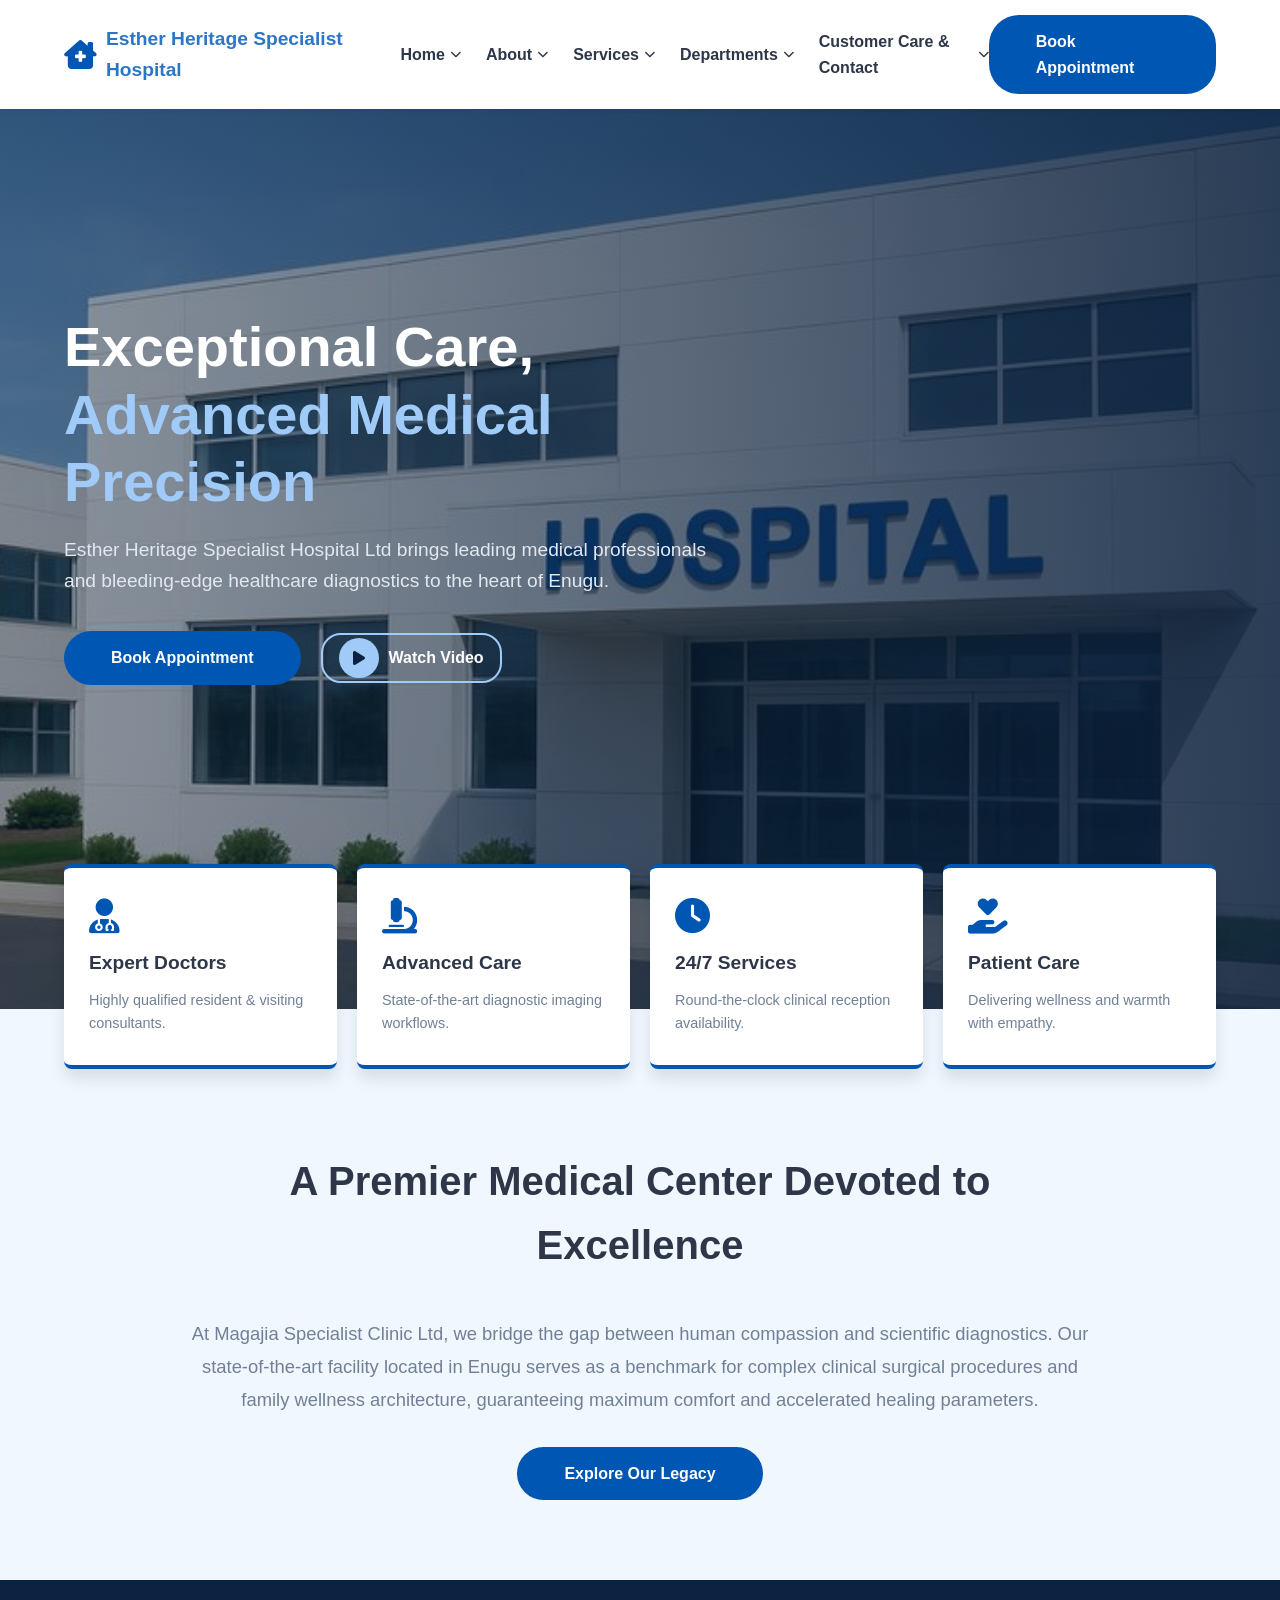
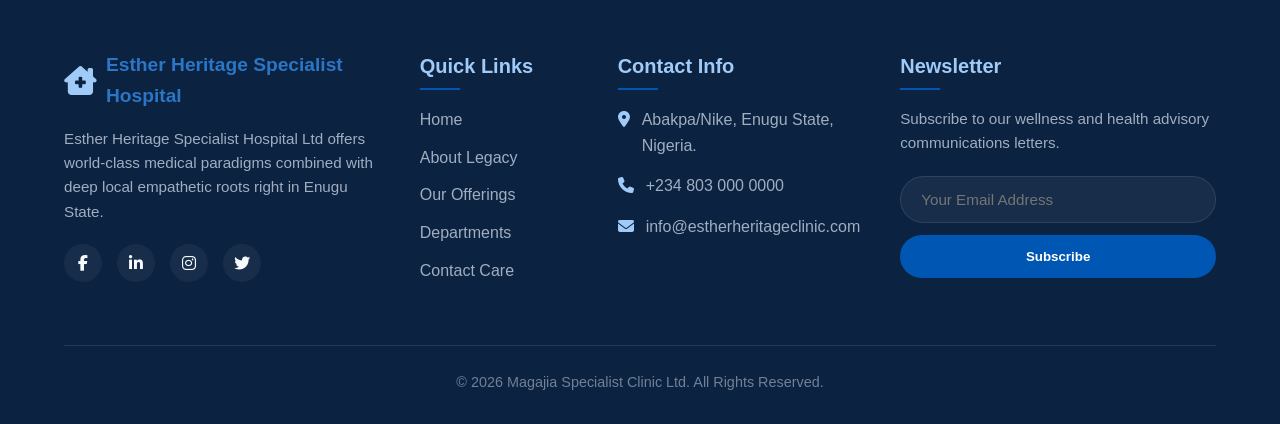
<file: index.html>
<!DOCTYPE html>
<html lang="en">
<head>
    <meta charset="UTF-8">
    <meta name="viewport" content="width=device-width, initial-scale=1.0">
    <title>Esther Heritage Specialist Hospital</title>
    <link rel="stylesheet" href="/index.css">
    <link rel="stylesheet" href="https://cdnjs.cloudflare.com/ajax/libs/font-awesome/6.4.0/css/all.min.css">
</head>
<body>

    <header class="global-header">
        <div class="header-container">
            <a href="index.html" class="logo-area">
                <i class="fa-solid fa-house-chimney-medical"></i>
                <span>Esther Heritage Specialist Hospital</span>
            </a>
            
            
            <input type="checkbox" id="mobile-menu-checkbox">
            <label for="mobile-menu-checkbox" class="menu-toggle">
                <i class="fa-solid fa-bars"></i>
            </label>

            <nav class="main-nav">
                <ul class="nav-list">
                    <li class="nav-item">
                        <a href="index.html" class="nav-link">Home <i class="fa-solid fa-chevron-down" style="font-size:0.7rem;"></i></a>
                        <ul class="dropdown-menu">
                            <li><a href="index.html#welcome">Welcome Message</a></li>
                            <li><a href="index.html#features">Core Strengths</a></li>
                        </ul>
                    </li>
                    <li class="nav-item">
                        <a href="about.html" class="nav-link">About <i class="fa-solid fa-chevron-down" style="font-size:0.7rem;"></i></a>
                        <ul class="dropdown-menu">
                            <li><a href="about.html#story">Our Story & Legacy</a></li>
                            <li><a href="about.html#mission">Mission & Vision</a></li>
                        </ul>
                    </li>
                    <li class="nav-item">
                        <a href="services.html" class="nav-link">Services <i class="fa-solid fa-chevron-down" style="font-size:0.7rem;"></i></a>
                        <ul class="dropdown-menu">
                            <li><a href="services.html#grid">Clinical Services</a></li>
                            <li><a href="services.html#doctors">Our Specialists</a></li>
                        </ul>
                    </li>
                    <li class="nav-item">
                        <a href="departments.html" class="nav-link">Departments <i class="fa-solid fa-chevron-down" style="font-size:0.7rem;"></i></a>
                        <ul class="dropdown-menu">
                            <li><a href="departments.html#pediatrics">Pediatrics</a></li>
                            <li><a href="departments.html#obgyn">Obstetrics & Gynecology</a></li>
                            <li><a href="departments.html#surgery">General Surgery</a></li>
                        </ul>
                    </li>
                    <li class="nav-item">
                        <a href="contact.html" class="nav-link">Customer Care & Contact <i class="fa-solid fa-chevron-down" style="font-size:0.7rem;"></i></a>
                        <ul class="dropdown-menu">
                            <li><a href="contact.html#faq">FAQs Accordion</a></li>
                            <li><a href="contact.html#form">Inquiry Desk</a></li>
                        </ul>
                    </li>
                </ul>
            </nav>

            <a href="contact.html#form" class="btn-primary">Book Appointment</a>
        </div>
    </header>

    <main>
    <section class="hero-section">
        <div class="hero-overlay-dark"></div>
        <div class="hero-content-wrapper">
            <div class="hero-right-box">
                <h1 class="hero-headline">Exceptional Care, <br><span style="color: var(--color-primary-light);">Advanced Medical Precision</span></h1>
                <p class="hero-lead-text">Esther Heritage Specialist Hospital Ltd brings leading medical professionals and bleeding-edge healthcare diagnostics to the heart of Enugu.</p>
                <div class="hero-btn-group">
                    <a href="contact.html#form" class="btn-primary">Book Appointment</a>
                    <a href="/images/WATCH AD.mp4" class="btn-video" target="_blank" rel="noopener"><span class="video-play-icon"><i class="fa-solid fa-play"></i></span> Watch Video</a>
                </div>
            </div>
        </div>

        <div class="hero-feature-container">
            <div class="feature-card-item">
                <i class="fa-solid fa-user-doctor"></i>
                <h4>Expert Doctors</h4>
                <p>Highly qualified resident & visiting consultants.</p>
            </div>
            <div class="feature-card-item">
                <i class="fa-solid fa-microscope"></i>
                <h4>Advanced Care</h4>
                <p>State-of-the-art diagnostic imaging workflows.</p>
            </div>
            <div class="feature-card-item">
                <i class="fa-solid fa-clock"></i>
                <h4>24/7 Services</h4>
                <p>Round-the-clock clinical reception availability.</p>
            </div>
            <div class="feature-card-item">
                <i class="fa-solid fa-hand-holding-heart"></i>
                <h4>Patient Care</h4>
                <p>Delivering wellness and warmth with empathy.</p>
            </div>
        </div>
    </section>

    <section id="welcome" class="section-sky text-center-wrapper">
        <div class="narrow-container">
            <h2 class="section-title">A Premier Medical Center Devoted to Excellence</h2>
            <p class="section-subtitle">At Magajia Specialist Clinic Ltd, we bridge the gap between human compassion and scientific diagnostics. Our state-of-the-art facility located in Enugu serves as a benchmark for complex clinical surgical procedures and family wellness architecture, guaranteeing maximum comfort and accelerated healing parameters.</p>
            <div style="text-align: center; margin-top: 30px;">
                <a href="about.html" class="btn-primary">Explore Our Legacy</a>
            </div>
        </div>
    </section>
    </main>


    <footer class="global-footer">
        <div class="footer-container">
            <div class="footer-col">
                <div class="logo-area" style="color: var(--color-white); margin-bottom: 15px;">
                    <i class="fa-solid fa-house-chimney-medical" style="color: var(--color-primary-light);"></i>
                    <span>Esther Heritage Specialist Hospital </span>
                </div>
                <p>Esther Heritage Specialist Hospital Ltd offers world-class medical paradigms combined with deep local empathetic roots right in Enugu State.</p>
                <div class="social-icons">
                    <a href="https://www.facebook.com/"><i class="fa-brands fa-facebook-f"></i></a>
                    <a href="https://www.linkedin.com/feed/"><i class="fa-brands fa-linkedin-in"></i></a>
                    <a href="https://www.instagram.com/"><i class="fa-brands fa-instagram"></i></a>
                    <a href="https://x.com/"><i class="fa-brands fa-twitter"></i></a>
                </div>
            </div>
            <div class="footer-col">
                <h3>Quick Links</h3>
                <ul class="quick-links">
                    <li><a href="index.html">Home</a></li>
                    <li><a href="about.html">About Legacy</a></li>
                    <li><a href="services.html">Our Offerings</a></li>
                    <li><a href="departments.html">Departments</a></li>
                    <li><a href="contact.html">Contact Care</a></li>
                </ul>
            </div>
            <div class="footer-col">
                <h3>Contact Info</h3>
                <ul class="contact-info-list">
                    <li><i class="fa-solid fa-location-dot"></i> <span>Abakpa/Nike, Enugu State, Nigeria.</span></li>
                    <li><i class="fa-solid fa-phone"></i> <span>+234 803 000 0000</span></li>
                    <li><i class="fa-solid fa-envelope"></i> <span>info@estherheritageclinic.com</span></li>
                </ul>
            </div>
            <div class="footer-col">
                <h3>Newsletter</h3>
                <p>Subscribe to our wellness and health advisory communications letters.</p>
                <form class="newsletter-form" action="#" method="POST">
                    <input type="email" placeholder="Your Email Address" required>
                    <button type="submit">Subscribe</button>
                </form>
            </div>
        </div>
        <div class="footer-bottom">
            <p>&copy; 2026 Magajia Specialist Clinic Ltd. All Rights Reserved.</p>
        </div>
    </footer>

</body>
</html>
</file>
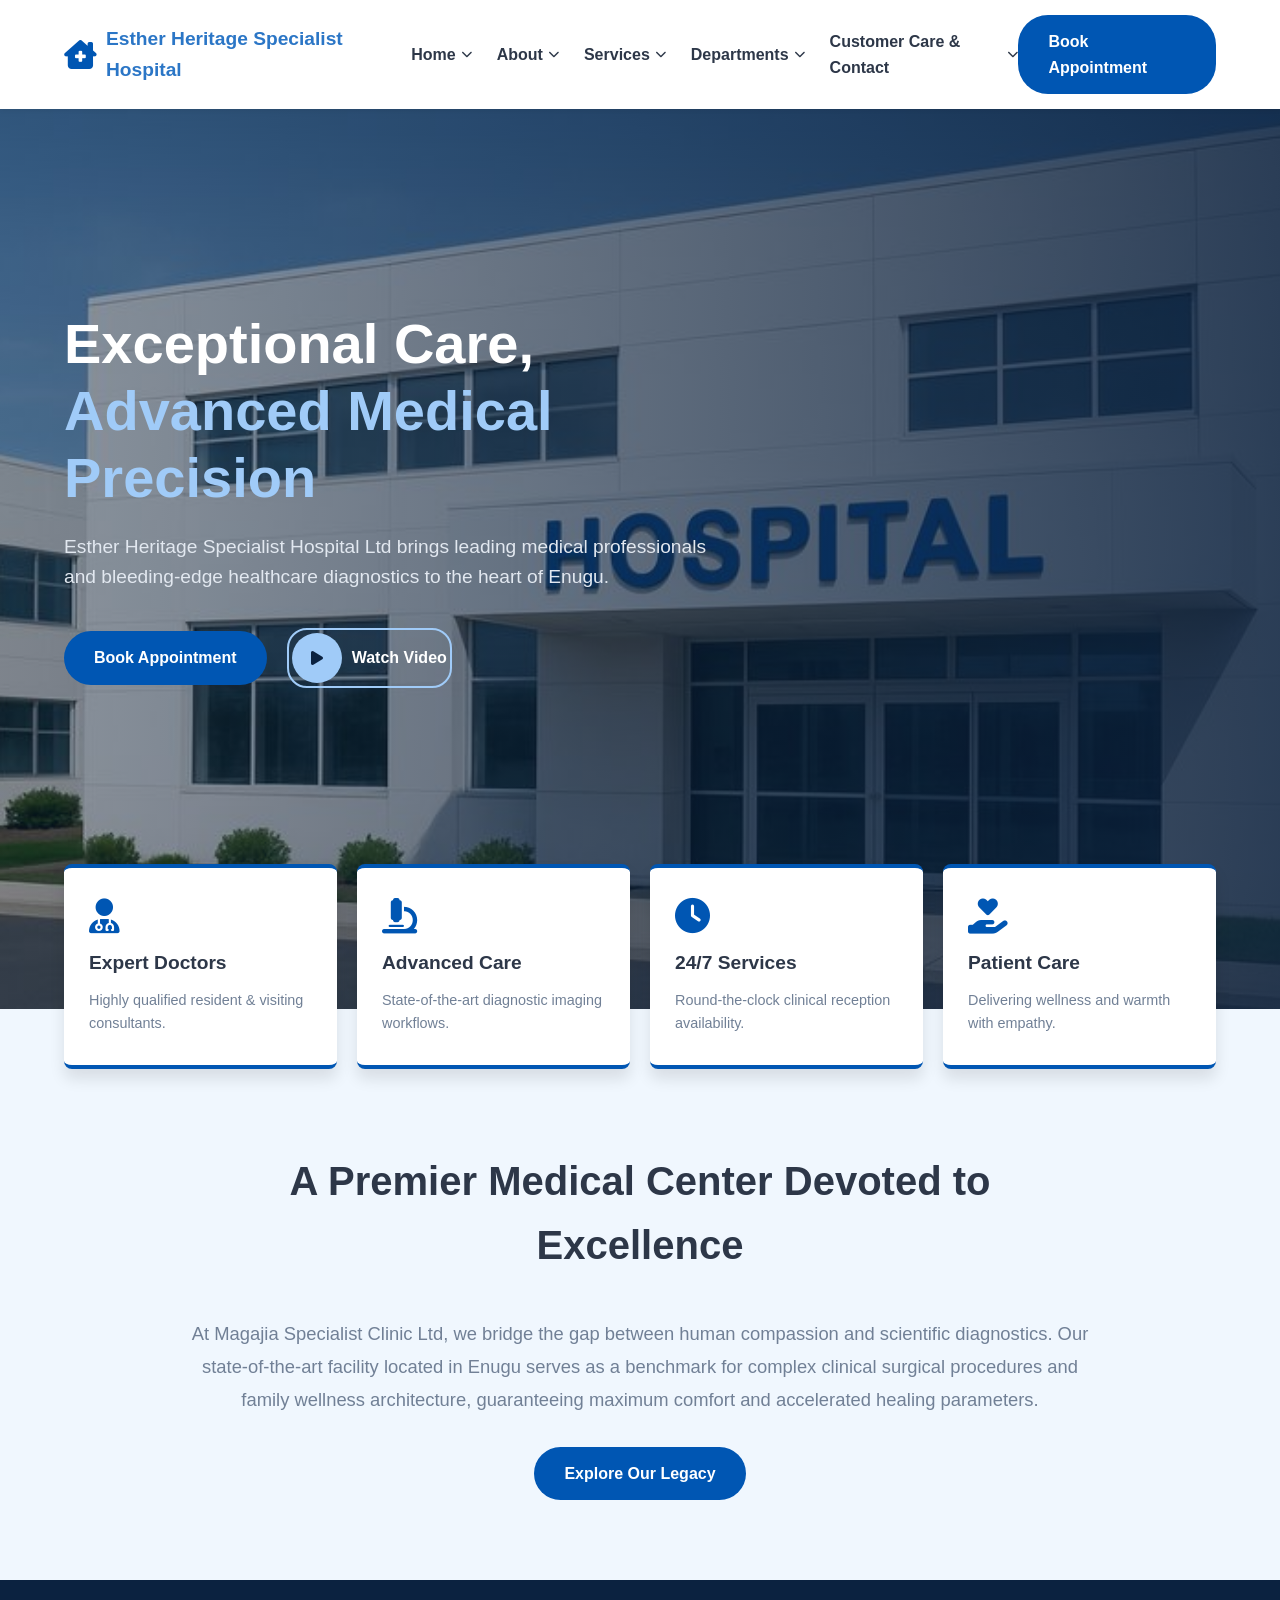
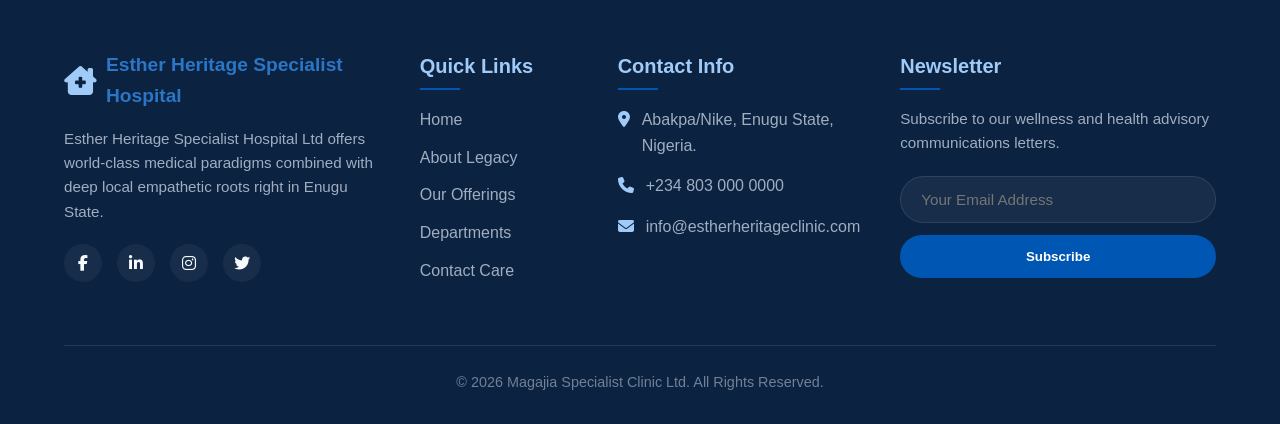
<file: After-Vibe-Engineer/index.html>
<!DOCTYPE html>
<html lang="en">
<head>
    <meta charset="UTF-8">
    <meta name="viewport" content="width=device-width, initial-scale=1.0">
    <title>Esther Heritage Specialist Hospital</title>
    <link rel="stylesheet" href="/After-Vibe-Engineer/index.css">
    <link rel="stylesheet" href="https://cdnjs.cloudflare.com/ajax/libs/font-awesome/6.4.0/css/all.min.css">
</head>
<body>

    <header class="global-header">
        <div class="header-container">
            <a href="index.html" class="logo-area">
                <i class="fa-solid fa-house-chimney-medical"></i>
                <span>Esther Heritage Specialist Hospital</span>
            </a>
            
            
            <input type="checkbox" id="mobile-menu-checkbox">
            <label for="mobile-menu-checkbox" class="menu-toggle">
                <i class="fa-solid fa-bars"></i>
            </label>

            <nav class="main-nav">
                <ul class="nav-list">
                    <li class="nav-item">
                        <a href="index.html" class="nav-link">Home <i class="fa-solid fa-chevron-down" style="font-size:0.7rem;"></i></a>
                        <ul class="dropdown-menu">
                            <li><a href="index.html#welcome">Welcome Message</a></li>
                            <li><a href="index.html#features">Core Strengths</a></li>
                        </ul>
                    </li>
                    <li class="nav-item">
                        <a href="about.html" class="nav-link">About <i class="fa-solid fa-chevron-down" style="font-size:0.7rem;"></i></a>
                        <ul class="dropdown-menu">
                            <li><a href="about.html#story">Our Story & Legacy</a></li>
                            <li><a href="about.html#mission">Mission & Vision</a></li>
                        </ul>
                    </li>
                    <li class="nav-item">
                        <a href="services.html" class="nav-link">Services <i class="fa-solid fa-chevron-down" style="font-size:0.7rem;"></i></a>
                        <ul class="dropdown-menu">
                            <li><a href="services.html#grid">Clinical Services</a></li>
                            <li><a href="services.html#doctors">Our Specialists</a></li>
                        </ul>
                    </li>
                    <li class="nav-item">
                        <a href="departments.html" class="nav-link">Departments <i class="fa-solid fa-chevron-down" style="font-size:0.7rem;"></i></a>
                        <ul class="dropdown-menu">
                            <li><a href="departments.html#pediatrics">Pediatrics</a></li>
                            <li><a href="departments.html#obgyn">Obstetrics & Gynecology</a></li>
                            <li><a href="departments.html#surgery">General Surgery</a></li>
                        </ul>
                    </li>
                    <li class="nav-item">
                        <a href="contact.html" class="nav-link">Customer Care & Contact <i class="fa-solid fa-chevron-down" style="font-size:0.7rem;"></i></a>
                        <ul class="dropdown-menu">
                            <li><a href="contact.html#faq">FAQs Accordion</a></li>
                            <li><a href="contact.html#form">Inquiry Desk</a></li>
                        </ul>
                    </li>
                </ul>
            </nav>

            <a href="contact.html#form" class="btn-primary">Book Appointment</a>
        </div>
    </header>

    <main>
    <section class="hero-section">
        <div class="hero-overlay-dark"></div>
        <div class="hero-content-wrapper">
            <div class="hero-right-box">
                <h1 class="hero-headline">Exceptional Care, <br><span style="color: var(--color-primary-light);">Advanced Medical Precision</span></h1>
                <p class="hero-lead-text">Esther Heritage Specialist Hospital Ltd brings leading medical professionals and bleeding-edge healthcare diagnostics to the heart of Enugu.</p>
                <div class="hero-btn-group">
                    <a href="contact.html#form" class="btn-primary">Book Appointment</a>
                    <a href="/images/WATCH AD.mp4" class="btn-video" target="_blank" rel="noopener"><span class="video-play-icon"><i class="fa-solid fa-play"></i></span> Watch Video</a>
                </div>
            </div>
        </div>

        <div class="hero-feature-container">
            <div class="feature-card-item">
                <i class="fa-solid fa-user-doctor"></i>
                <h4>Expert Doctors</h4>
                <p>Highly qualified resident & visiting consultants.</p>
            </div>
            <div class="feature-card-item">
                <i class="fa-solid fa-microscope"></i>
                <h4>Advanced Care</h4>
                <p>State-of-the-art diagnostic imaging workflows.</p>
            </div>
            <div class="feature-card-item">
                <i class="fa-solid fa-clock"></i>
                <h4>24/7 Services</h4>
                <p>Round-the-clock clinical reception availability.</p>
            </div>
            <div class="feature-card-item">
                <i class="fa-solid fa-hand-holding-heart"></i>
                <h4>Patient Care</h4>
                <p>Delivering wellness and warmth with empathy.</p>
            </div>
        </div>
    </section>

    <section id="welcome" class="section-sky text-center-wrapper">
        <div class="narrow-container">
            <h2 class="section-title">A Premier Medical Center Devoted to Excellence</h2>
            <p class="section-subtitle">At Magajia Specialist Clinic Ltd, we bridge the gap between human compassion and scientific diagnostics. Our state-of-the-art facility located in Enugu serves as a benchmark for complex clinical surgical procedures and family wellness architecture, guaranteeing maximum comfort and accelerated healing parameters.</p>
            <div style="text-align: center; margin-top: 30px;">
                <a href="about.html" class="btn-primary">Explore Our Legacy</a>
            </div>
        </div>
    </section>
    </main>


    <footer class="global-footer">
        <div class="footer-container">
            <div class="footer-col">
                <div class="logo-area" style="color: var(--color-white); margin-bottom: 15px;">
                    <i class="fa-solid fa-house-chimney-medical" style="color: var(--color-primary-light);"></i>
                    <span>Esther Heritage Specialist Hospital </span>
                </div>
                <p>Esther Heritage Specialist Hospital Ltd offers world-class medical paradigms combined with deep local empathetic roots right in Enugu State.</p>
                <div class="social-icons">
                    <a href="https://www.facebook.com/"><i class="fa-brands fa-facebook-f"></i></a>
                    <a href="https://www.linkedin.com/feed/"><i class="fa-brands fa-linkedin-in"></i></a>
                    <a href="https://www.instagram.com/"><i class="fa-brands fa-instagram"></i></a>
                    <a href="https://x.com/"><i class="fa-brands fa-twitter"></i></a>
                </div>
            </div>
            <div class="footer-col">
                <h3>Quick Links</h3>
                <ul class="quick-links">
                    <li><a href="index.html">Home</a></li>
                    <li><a href="about.html">About Legacy</a></li>
                    <li><a href="services.html">Our Offerings</a></li>
                    <li><a href="departments.html">Departments</a></li>
                    <li><a href="contact.html">Contact Care</a></li>
                </ul>
            </div>
            <div class="footer-col">
                <h3>Contact Info</h3>
                <ul class="contact-info-list">
                    <li><i class="fa-solid fa-location-dot"></i> <span>Abakpa/Nike, Enugu State, Nigeria.</span></li>
                    <li><i class="fa-solid fa-phone"></i> <span>+234 803 000 0000</span></li>
                    <li><i class="fa-solid fa-envelope"></i> <span>info@estherheritageclinic.com</span></li>
                </ul>
            </div>
            <div class="footer-col">
                <h3>Newsletter</h3>
                <p>Subscribe to our wellness and health advisory communications letters.</p>
                <form class="newsletter-form" action="#" method="POST">
                    <input type="email" placeholder="Your Email Address" required>
                    <button type="submit">Subscribe</button>
                </form>
            </div>
        </div>
        <div class="footer-bottom">
            <p>&copy; 2026 Magajia Specialist Clinic Ltd. All Rights Reserved.</p>
        </div>
    </footer>

</body>
</html>
</file>
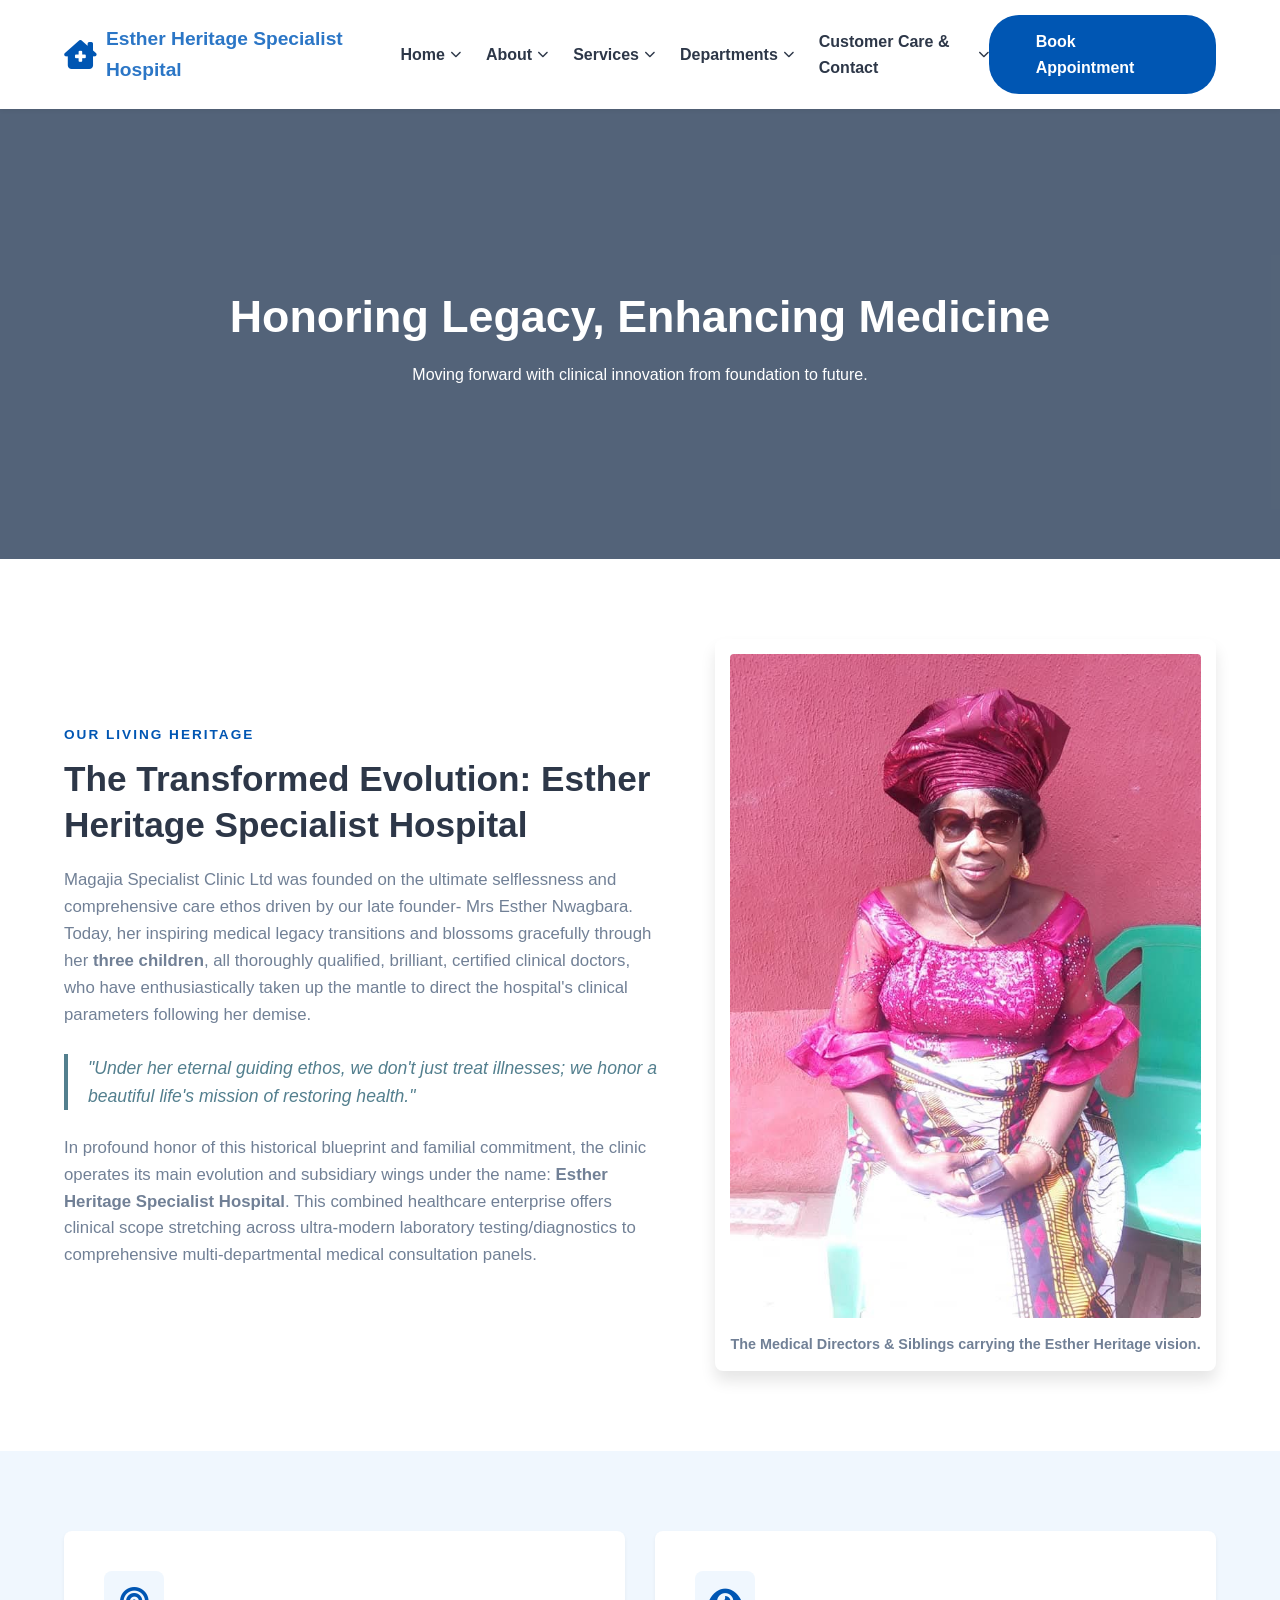
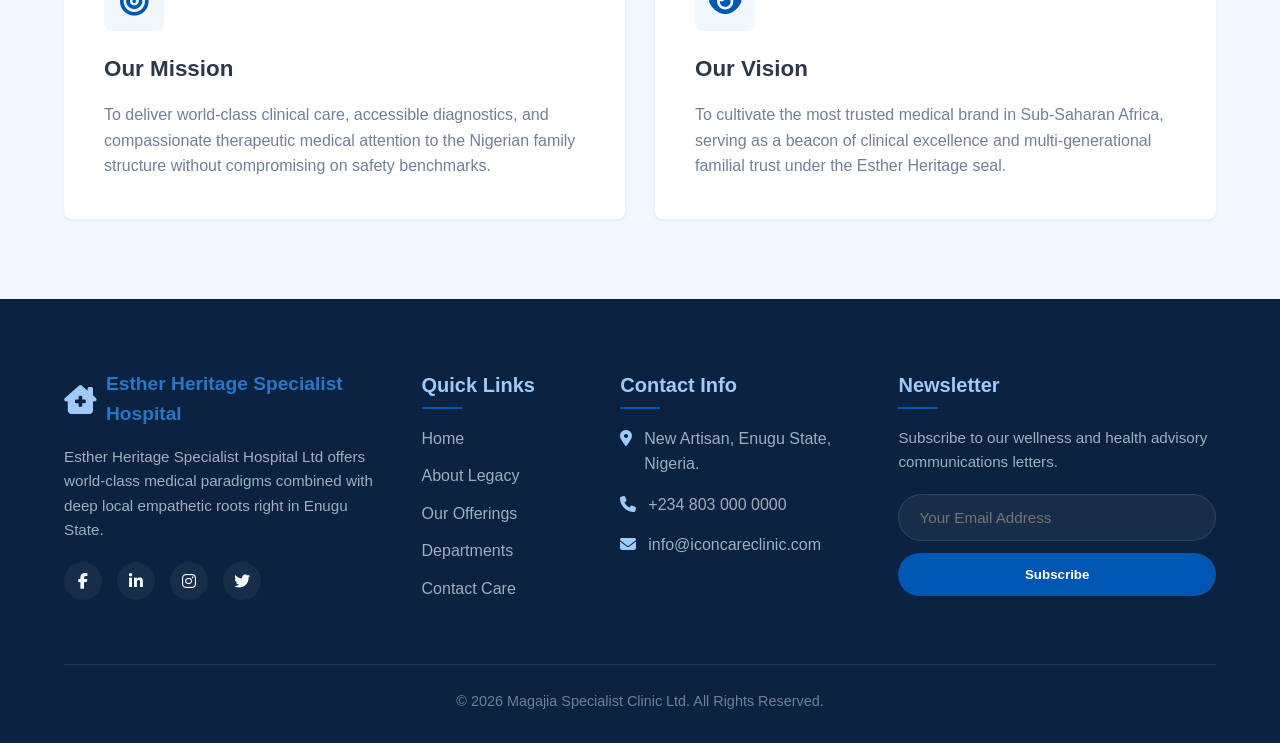
<file: about.html>
<!DOCTYPE html>
<html lang="en">
<head>
    <meta charset="UTF-8">
    <meta name="viewport" content="width=device-width, initial-scale=1.0">
    <title>Esther Heritage Specialist Hospital</title>
    <link rel="stylesheet" href="/index.css">
    <link rel="stylesheet" href="https://cdnjs.cloudflare.com/ajax/libs/font-awesome/6.4.0/css/all.min.css">
</head>
<body>

    <header class="global-header">
        <div class="header-container">
            <a href="index.html" class="logo-area">
                <i class="fa-solid fa-house-chimney-medical"></i>
                <span>Esther Heritage Specialist Hospital</span>
            </a>
            
            <input type="checkbox" id="mobile-menu-checkbox">
            <label for="mobile-menu-checkbox" class="menu-toggle">
                <i class="fa-solid fa-bars"></i>
            </label>

            <nav class="main-nav">
                <ul class="nav-list">
                    <li class="nav-item">
                        <a href="index.html" class="nav-link">Home <i class="fa-solid fa-chevron-down" style="font-size:0.7rem;"></i></a>
                        <ul class="dropdown-menu">
                            <li><a href="index.html#welcome">Welcome Message</a></li>
                            <li><a href="index.html#features">Core Strengths</a></li>
                        </ul>
                    </li>
                    <li class="nav-item">
                        <a href="about.html" class="nav-link">About <i class="fa-solid fa-chevron-down" style="font-size:0.7rem;"></i></a>
                        <ul class="dropdown-menu">
                            <li><a href="about.html#story">Our Story & Legacy</a></li>
                            <li><a href="about.html#mission">Mission & Vision</a></li>
                        </ul>
                    </li>
                    <li class="nav-item">
                        <a href="services.html" class="nav-link">Services <i class="fa-solid fa-chevron-down" style="font-size:0.7rem;"></i></a>
                        <ul class="dropdown-menu">
                            <li><a href="services.html#grid">Clinical Services</a></li>
                            <li><a href="services.html#doctors">Our Specialists</a></li>
                        </ul>
                    </li>
                    <li class="nav-item">
                        <a href="departments.html" class="nav-link">Departments <i class="fa-solid fa-chevron-down" style="font-size:0.7rem;"></i></a>
                        <ul class="dropdown-menu">
                            <li><a href="departments.html#pediatrics">Pediatrics</a></li>
                            <li><a href="departments.html#obgyn">Obstetrics & Gynecology</a></li>
                            <li><a href="departments.html#surgery">General Surgery</a></li>
                        </ul>
                    </li>
                    <li class="nav-item">
                        <a href="contact.html" class="nav-link">Customer Care & Contact <i class="fa-solid fa-chevron-down" style="font-size:0.7rem;"></i></a>
                        <ul class="dropdown-menu">
                            <li><a href="contact.html#faq">FAQs Accordion</a></li>
                            <li><a href="contact.html#form">Inquiry Desk</a></li>
                        </ul>
                    </li>
                </ul>
            </nav>

            <a href="contact.html#form" class="btn-primary">Book Appointment</a>
        </div>
    </header>


    <main>
    <section class="about-banner-hero">
        <div class="banner-overlay"></div>
        <div class="banner-text-content">
            <h1>Honoring Legacy, Enhancing Medicine</h1>
            <p>Moving forward with clinical innovation from foundation to future.</p>
        </div>
    </section>

    <section id="story" class="section-white">
        <div class="about-story-container">
            <div class="story-typography">
                <span class="heritage-tag">Our Living Heritage</span>
                <h2>The Transformed Evolution: Esther Heritage Specialist Hospital</h2>
                <p>Magajia Specialist Clinic Ltd was founded on the ultimate selflessness and comprehensive care ethos driven by our late founder- Mrs Esther Nwagbara. Today, her inspiring medical legacy transitions and blossoms gracefully through her <strong>three children</strong>, all thoroughly qualified, brilliant, certified clinical doctors, who have enthusiastically taken up the mantle to direct the hospital's clinical parameters following her demise.</p>
                
                <blockquote class="legacy-blockquote">
                    "Under her eternal guiding ethos, we don't just treat illnesses; we honor a beautiful life's mission of restoring health."
                </blockquote>

                <p>In profound honor of this historical blueprint and familial commitment, the clinic operates its main evolution and subsidiary wings under the name: <strong>Esther Heritage Specialist Hospital</strong>. This combined healthcare enterprise offers clinical scope stretching across ultra-modern laboratory testing/diagnostics to comprehensive multi-departmental medical consultation panels.</p>
            </div>
            
            <div class="story-media-wrapper">
                <div class="media-placeholder-frame">
                    <img src="/images/WhatsApp Image 2026-06-10 at 7.43.48 PM.jpeg" alt="Medical Leadership Profile Panel Grid">
                    <div class="frame-caption">The Medical Directors & Siblings carrying the Esther Heritage vision.</div>
                </div>
            </div>
        </div>
    </section>

    <section id="mission" class="section-sky">
        <div class="values-flex-layout">
            <div class="value-box-item">
                <div class="value-icon"><i class="fa-solid fa-bullseye"></i></div>
                <h3>Our Mission</h3>
                <p>To deliver world-class clinical care, accessible diagnostics, and compassionate therapeutic medical attention to the Nigerian family structure without compromising on safety benchmarks.</p>
            </div>
            <div class="value-box-item">
                <div class="value-icon"><i class="fa-solid fa-eye"></i></div>
                <h3>Our Vision</h3>
                <p>To cultivate the most trusted medical brand in Sub-Saharan Africa, serving as a beacon of clinical excellence and multi-generational familial trust under the Esther Heritage seal.</p>
            </div>
        </div>
    </section>
    </main>



    <footer class="global-footer">
        <div class="footer-container">
            <div class="footer-col">
                <div class="logo-area" style="color: var(--color-white); margin-bottom: 15px;">
                    <i class="fa-solid fa-house-chimney-medical" style="color: var(--color-primary-light);"></i>
                    <span>Esther Heritage Specialist Hospital </span>
                </div>
                <p>Esther Heritage Specialist Hospital Ltd offers world-class medical paradigms combined with deep local empathetic roots right in Enugu State.</p>
                <div class="social-icons">
                    <a href="https://www.facebook.com/"><i class="fa-brands fa-facebook-f"></i></a>
                    <a href="https://www.linkedin.com/feed/"><i class="fa-brands fa-linkedin-in"></i></a>
                    <a href="https://www.instagram.com/"><i class="fa-brands fa-instagram"></i></a>
                    <a href="https://x.com/"><i class="fa-brands fa-twitter"></i></a>
                </div>
            </div>
            <div class="footer-col">
                <h3>Quick Links</h3>
                <ul class="quick-links">
                    <li><a href="index.html">Home</a></li>
                    <li><a href="about.html">About Legacy</a></li>
                    <li><a href="services.html">Our Offerings</a></li>
                    <li><a href="departments.html">Departments</a></li>
                    <li><a href="contact.html">Contact Care</a></li>
                </ul>
            </div>
            <div class="footer-col">
                <h3>Contact Info</h3>
                <ul class="contact-info-list">
                    <li><i class="fa-solid fa-location-dot"></i> <span>New Artisan, Enugu State, Nigeria.</span></li>
                    <li><i class="fa-solid fa-phone"></i> <span>+234 803 000 0000</span></li>
                    <li><i class="fa-solid fa-envelope"></i> <span>info@iconcareclinic.com</span></li>
                </ul>
            </div>
            <div class="footer-col">
                <h3>Newsletter</h3>
                <p>Subscribe to our wellness and health advisory communications letters.</p>
                <form class="newsletter-form" action="#" method="POST">
                    <input type="email" placeholder="Your Email Address" required>
                    <button type="submit">Subscribe</button>
                </form>
            </div>
        </div>
        <div class="footer-bottom">
            <p>&copy; 2026 Magajia Specialist Clinic Ltd. All Rights Reserved.</p>
        </div>
    </footer>

</body>
</html>
</file>
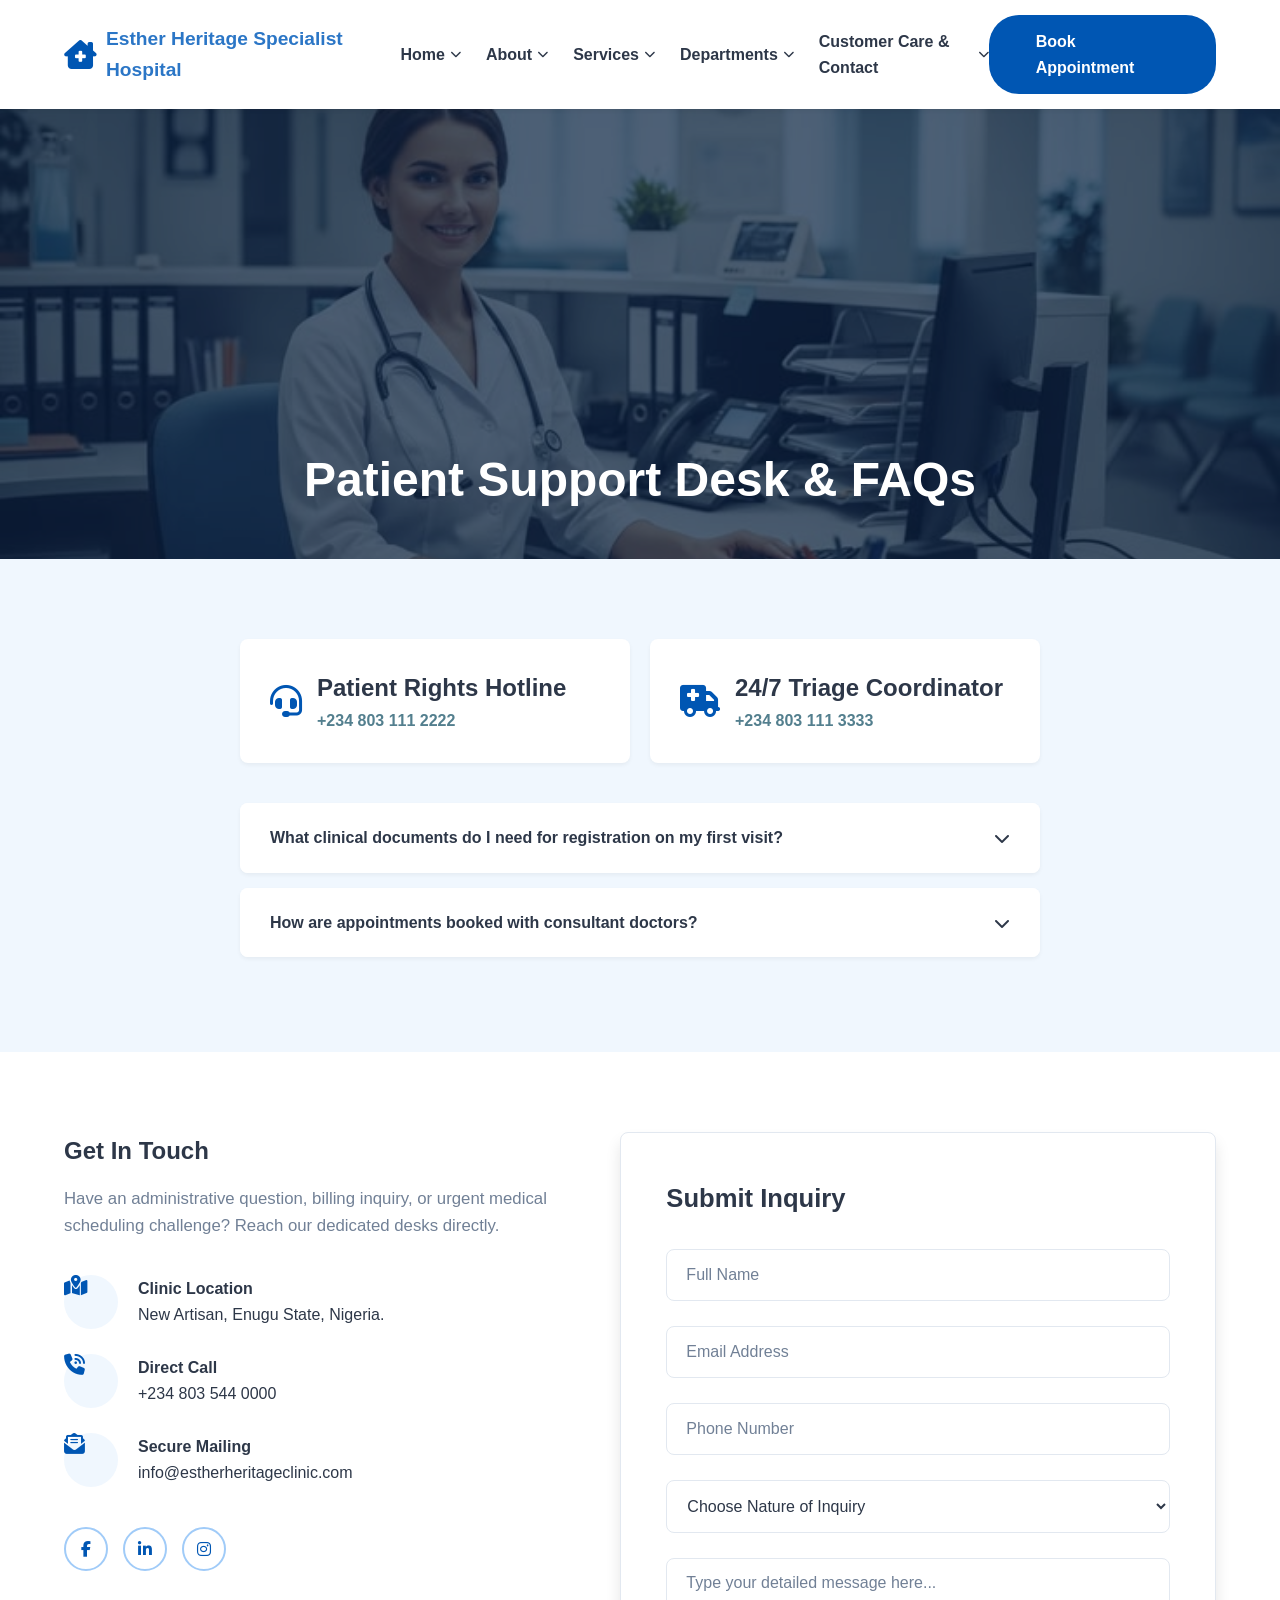
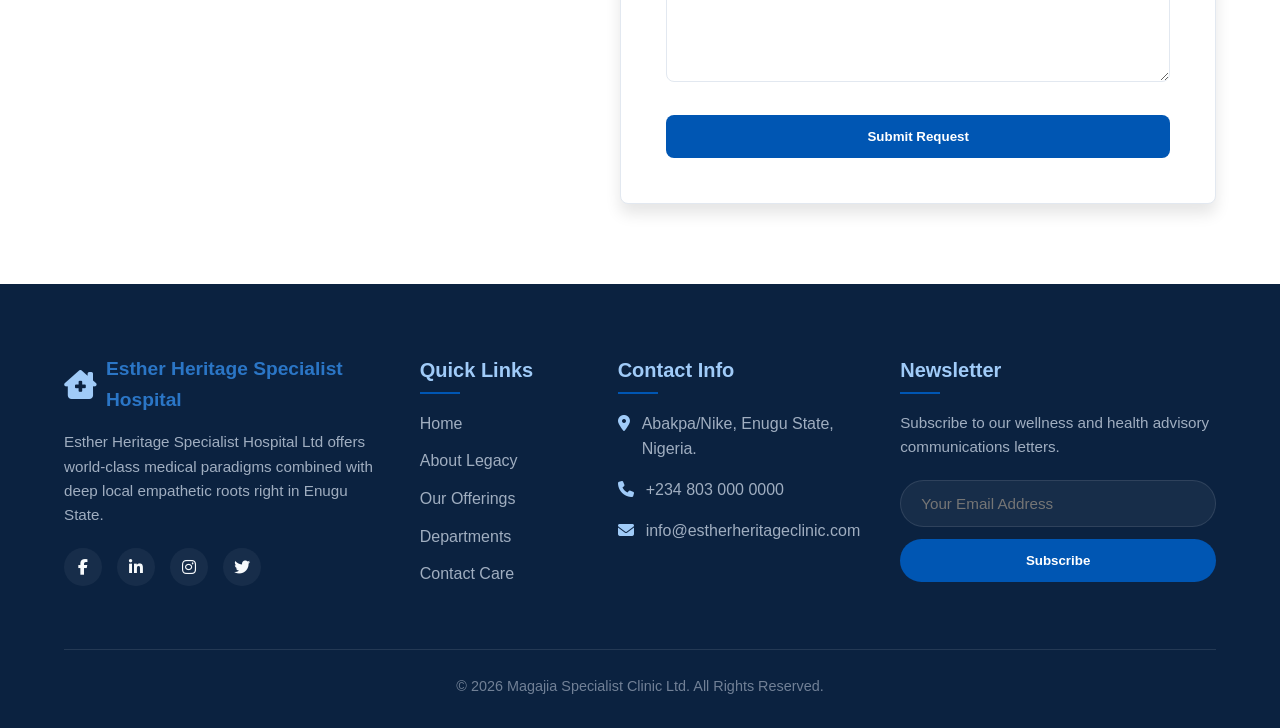
<file: contact.html>
<!DOCTYPE html>
<html lang="en">
<head>
    <meta charset="UTF-8">
    <meta name="viewport" content="width=device-width, initial-scale=1.0">
    <title>Esther Heritage Specialist Hospital</title>
    <link rel="stylesheet" href="/index.css">
    <link rel="stylesheet" href="https://cdnjs.cloudflare.com/ajax/libs/font-awesome/6.4.0/css/all.min.css">
</head>
<body>

    <header class="global-header">
        <div class="header-container">
            <a href="index.html" class="logo-area">
                <i class="fa-solid fa-house-chimney-medical"></i>
                <span>Esther Heritage Specialist Hospital</span>
            </a>
            
            <input type="checkbox" id="mobile-menu-checkbox">
            <label for="mobile-menu-checkbox" class="menu-toggle">
                <i class="fa-solid fa-bars"></i>
            </label>

            <nav class="main-nav">
                <ul class="nav-list">
                    <li class="nav-item">
                        <a href="index.html" class="nav-link">Home <i class="fa-solid fa-chevron-down" style="font-size:0.7rem;"></i></a>
                        <ul class="dropdown-menu">
                            <li><a href="index.html#welcome">Welcome Message</a></li>
                            <li><a href="index.html#features">Core Strengths</a></li>
                        </ul>
                    </li>
                    <li class="nav-item">
                        <a href="about.html" class="nav-link">About <i class="fa-solid fa-chevron-down" style="font-size:0.7rem;"></i></a>
                        <ul class="dropdown-menu">
                            <li><a href="about.html#story">Our Story & Legacy</a></li>
                            <li><a href="about.html#mission">Mission & Vision</a></li>
                        </ul>
                    </li>
                    <li class="nav-item">
                        <a href="services.html" class="nav-link">Services <i class="fa-solid fa-chevron-down" style="font-size:0.7rem;"></i></a>
                        <ul class="dropdown-menu">
                            <li><a href="services.html#grid">Clinical Services</a></li>
                            <li><a href="services.html#doctors">Our Specialists</a></li>
                        </ul>
                    </li>
                    <li class="nav-item">
                        <a href="departments.html" class="nav-link">Departments <i class="fa-solid fa-chevron-down" style="font-size:0.7rem;"></i></a>
                        <ul class="dropdown-menu">
                            <li><a href="departments.html#pediatrics">Pediatrics</a></li>
                            <li><a href="departments.html#obgyn">Obstetrics & Gynecology</a></li>
                            <li><a href="departments.html#surgery">General Surgery</a></li>
                        </ul>
                    </li>
                    <li class="nav-item">
                        <a href="contact.html" class="nav-link">Customer Care & Contact <i class="fa-solid fa-chevron-down" style="font-size:0.7rem;"></i></a>
                        <ul class="dropdown-menu">
                            <li><a href="contact.html#faq">FAQs Accordion</a></li>
                            <li><a href="contact.html#form">Inquiry Desk</a></li>
                        </ul>
                    </li>
                </ul>
            </nav>

            <a href="contact.html#form" class="btn-primary">Book Appointment</a>
        </div>
    </header>


    <main>
        <section class="faq-banner-hero">
            <div class="banner-overlay"></div>
            <div class="banner-text-content">
                <h2 class="section-title">Patient Support Desk & FAQs</h2>
            
            </div>
        </section>

        <section id="faq" class="section-sky">
            
            <div class="hotlines-banner-grid">
                <div class="hotline-pill">
                    <i class="fa-solid fa-headset"></i>
                    <div>
                        <h5>Patient Rights Hotline</h5>
                        <p>+234 803 111 2222</p>
                    </div>
                </div>
                <div class="hotline-pill">
                    <i class="fa-solid fa-truck-medical"></i>
                    <div>
                        <h5>24/7 Triage Coordinator</h5>
                        <p>+234 803 111 3333</p>
                    </div>
                </div>
            </div>

            <div class="faq-accordion-container">
                <div class="faq-accordion-item">
                    <input type="checkbox" id="faq-item-1" class="accordion-trigger-input">
                    <label for="faq-item-1" class="accordion-header-lbl">
                        <span>What clinical documents do I need for registration on my first visit?</span>
                        <i class="fa-solid fa-chevron-down"></i>
                    </label>
                    <div class="accordion-content-panel">
                        <p>New patients require a valid national identification mean (NIN, Driver's License) or working corporate health insurance card data. If transferring clinical records under the Esther Heritage panel, bring old medical history summaries.</p>
                    </div>
                </div>

                <div class="faq-accordion-item">
                    <input type="checkbox" id="faq-item-2" class="accordion-trigger-input">
                    <label for="faq-item-2" class="accordion-header-lbl">
                        <span>How are appointments booked with consultant doctors?</span>
                        <i class="fa-solid fa-chevron-down"></i>
                    </label>
                    <div class="accordion-content-panel">
                        <p>Appointments can be booked instantly via our digital form below, or by calling our active patient rights care desks directly. Walk-in slots are sorted via emergency level/triage score priority matrices.</p>
                    </div>
                </div>
            </div>
        </section>

        <section id="form" class="section-white">
            <div class="contact-split-grid">
                
                <div class="contact-details-panel">
                    <h2>Get In Touch</h2>
                    <p class="panel-intro-lead">Have an administrative question, billing inquiry, or urgent medical scheduling challenge? Reach our dedicated desks directly.</p>
                    
                    <div class="visual-address-block">
                        <div class="contact-media-row">
                            <i class="fa-solid fa-map-location-dot circle-icon"></i>
                            <div>
                                <h4>Clinic Location</h4>
                                <p>New Artisan, Enugu State, Nigeria.</p>
                            </div>
                        </div>
                        <div class="contact-media-row">
                            <i class="fa-solid fa-phone-volume circle-icon"></i>
                            <div>
                                <h4>Direct Call </h4>
                                <p><a href="tel:+2348030000000">+234 803 544 0000</a></p>
                            </div>
                        </div>
                        <div class="contact-media-row">
                            <i class="fa-solid fa-envelope-open-text circle-icon"></i>
                            <div>
                                <h4>Secure Mailing</h4>
                                <p><a href="mailto:care@iconcareclinic.com">info@estherheritageclinic.com</a></p>
                            </div>
                        </div>
                    </div>

                    <div class="brand-social-med-circles">
                        <a href="#" class="med-circle-icon"><i class="fa-brands fa-facebook-f"></i></a>
                        <a href="#" class="med-circle-icon"><i class="fa-brands fa-linkedin-in"></i></a>
                        <a href="#" class="med-circle-icon"><i class="fa-brands fa-instagram"></i></a>
                    </div>
                </div>

                <div class="contact-form-card-panel">
                    <h3>Submit Inquiry</h3>
                    <form class="ui-modern-form" action="#" method="POST">
                        
                        <div class="form-group-row">
                            <input type="text" id="fullname" class="form-control-input" required placeholder=" ">
                            <label for="fullname" class="floating-label-text">Full Name</label>
                        </div>

                        <div class="form-group-row">
                            <input type="email" id="email" class="form-control-input" required placeholder=" ">
                            <label for="email" class="floating-label-text">Email Address</label>
                        </div>

                        <div class="form-group-row">
                            <input type="tel" id="phone" class="form-control-input" required placeholder=" ">
                            <label for="phone" class="floating-label-text">Phone Number</label>
                        </div>

                        <div class="form-group-row">
                            <select id="topic" class="form-control-select" required>
                                <option value="" disabled selected hidden>Choose Nature of Inquiry</option>
                                <option value="inquiry">General Inquiry Desk</option>
                                <option value="feedback">Patient Feedback</option>
                                <option value="complaint">Service Complaint Management</option>
                            </select>
                        </div>

                        <div class="form-group-row">
                            <textarea id="msg" class="form-control-textarea" required placeholder=" " rows="5"></textarea>
                            <label for="msg" class="floating-label-text">Type your detailed message here...</label>
                        </div>

                        <button type="submit" class="btn-primary" style="width:100%; border-radius:var(--radius-md);">Submit Request</button>
                    </form>
                </div>

            </div>
        </section>
    </main>


    <footer class="global-footer">
        <div class="footer-container">
            <div class="footer-col">
                <div class="logo-area" style="color: var(--color-white); margin-bottom: 15px;">
                    <i class="fa-solid fa-house-chimney-medical" style="color: var(--color-primary-light);"></i>
                    <span>Esther Heritage Specialist Hospital </span>
                </div>
                <p>Esther Heritage Specialist Hospital Ltd offers world-class medical paradigms combined with deep local empathetic roots right in Enugu State.</p>
                <div class="social-icons">
                    <a href="https://www.facebook.com/"><i class="fa-brands fa-facebook-f"></i></a>
                    <a href="https://www.linkedin.com/feed/"><i class="fa-brands fa-linkedin-in"></i></a>
                    <a href="https://www.instagram.com/"><i class="fa-brands fa-instagram"></i></a>
                    <a href="https://x.com/"><i class="fa-brands fa-twitter"></i></a>
                </div>
            </div>
            <div class="footer-col">
                <h3>Quick Links</h3>
                <ul class="quick-links">
                    <li><a href="index.html">Home</a></li>
                    <li><a href="about.html">About Legacy</a></li>
                    <li><a href="services.html">Our Offerings</a></li>
                    <li><a href="departments.html">Departments</a></li>
                    <li><a href="contact.html">Contact Care</a></li>
                </ul>
            </div>
            <div class="footer-col">
                <h3>Contact Info</h3>
                <ul class="contact-info-list">
                    <li><i class="fa-solid fa-location-dot"></i> <span>Abakpa/Nike, Enugu State, Nigeria.</span></li>
                    <li><i class="fa-solid fa-phone"></i> <span>+234 803 000 0000</span></li>
                    <li><i class="fa-solid fa-envelope"></i> <span>info@estherheritageclinic.com</span></li>
                </ul>
            </div>
            <div class="footer-col">
                <h3>Newsletter</h3>
                <p>Subscribe to our wellness and health advisory communications letters.</p>
                <form class="newsletter-form" action="#" method="POST">
                    <input type="email" placeholder="Your Email Address" required>
                    <button type="submit">Subscribe</button>
                </form>
            </div>
        </div>

        <div class="footer-bottom">
            <p>&copy; 2026 Magajia Specialist Clinic Ltd. All Rights Reserved.</p>
        </div>
    </footer>

</body>
</html>
</file>
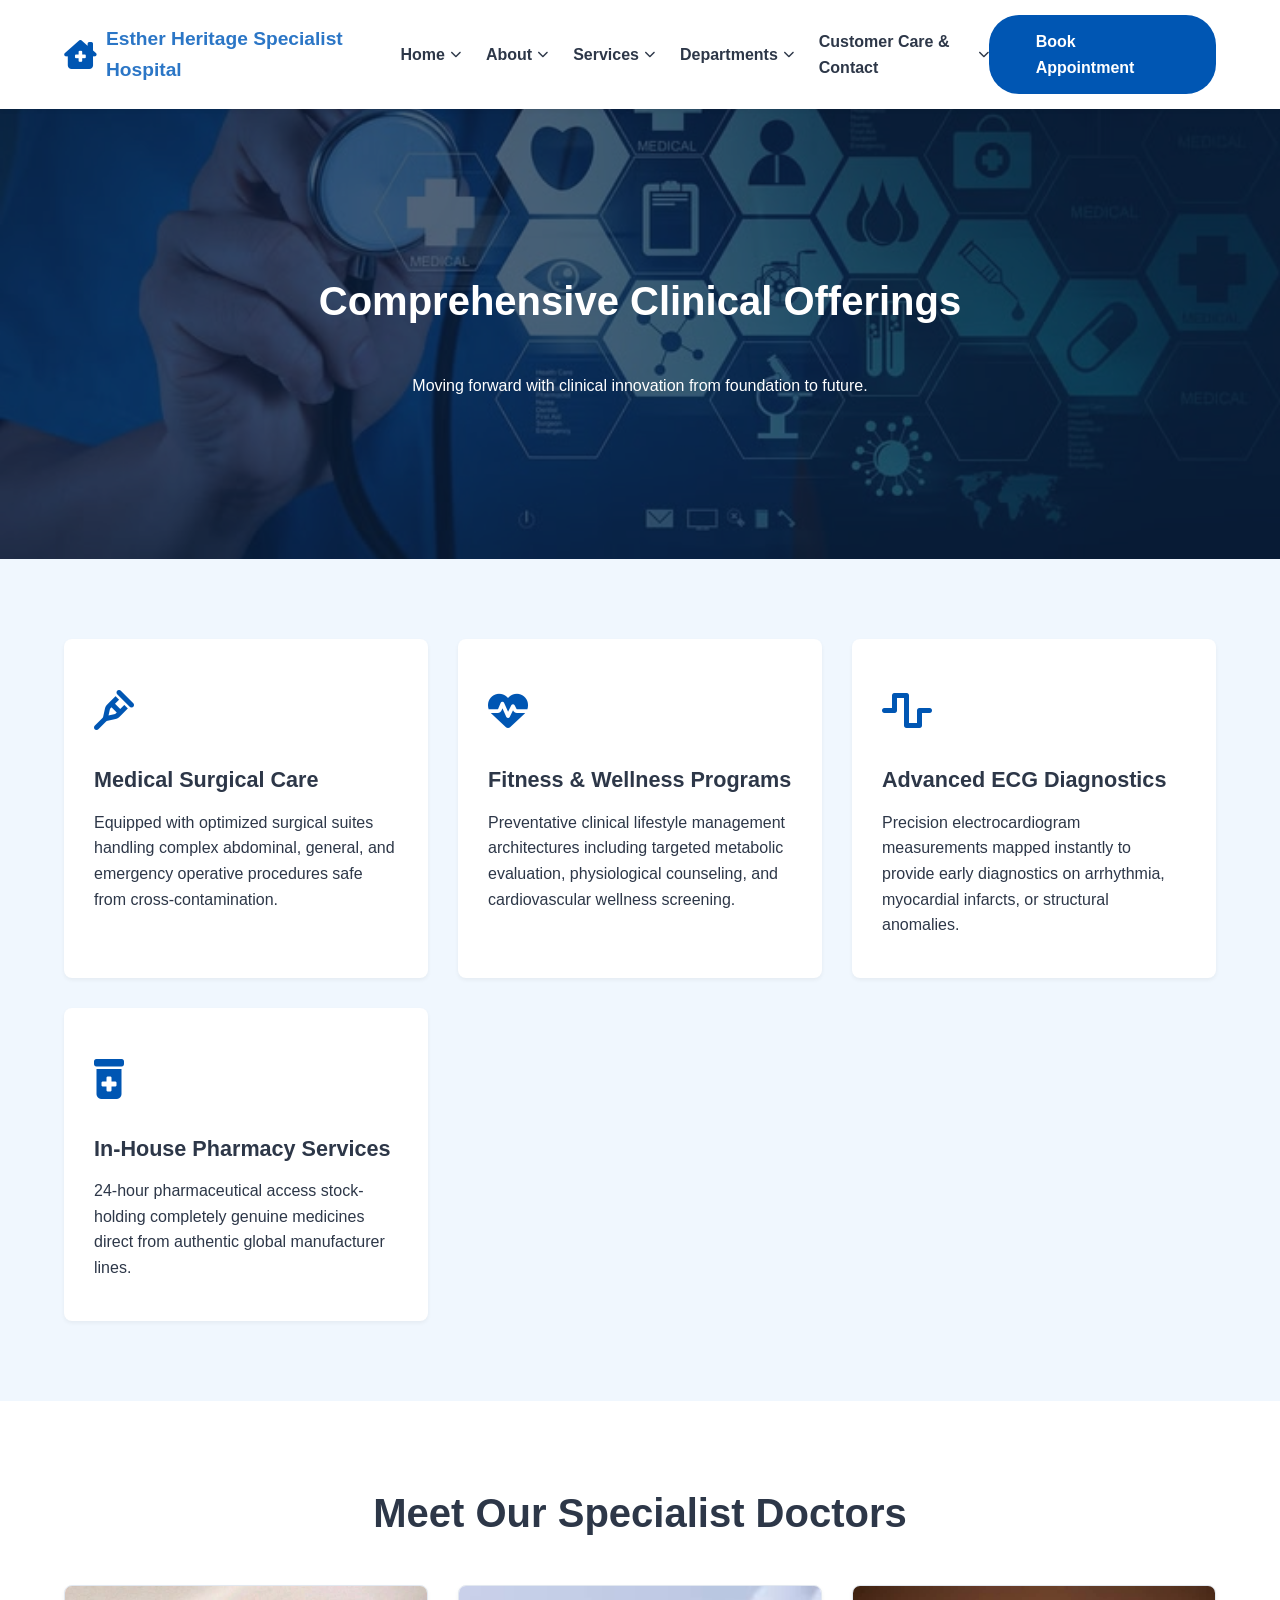
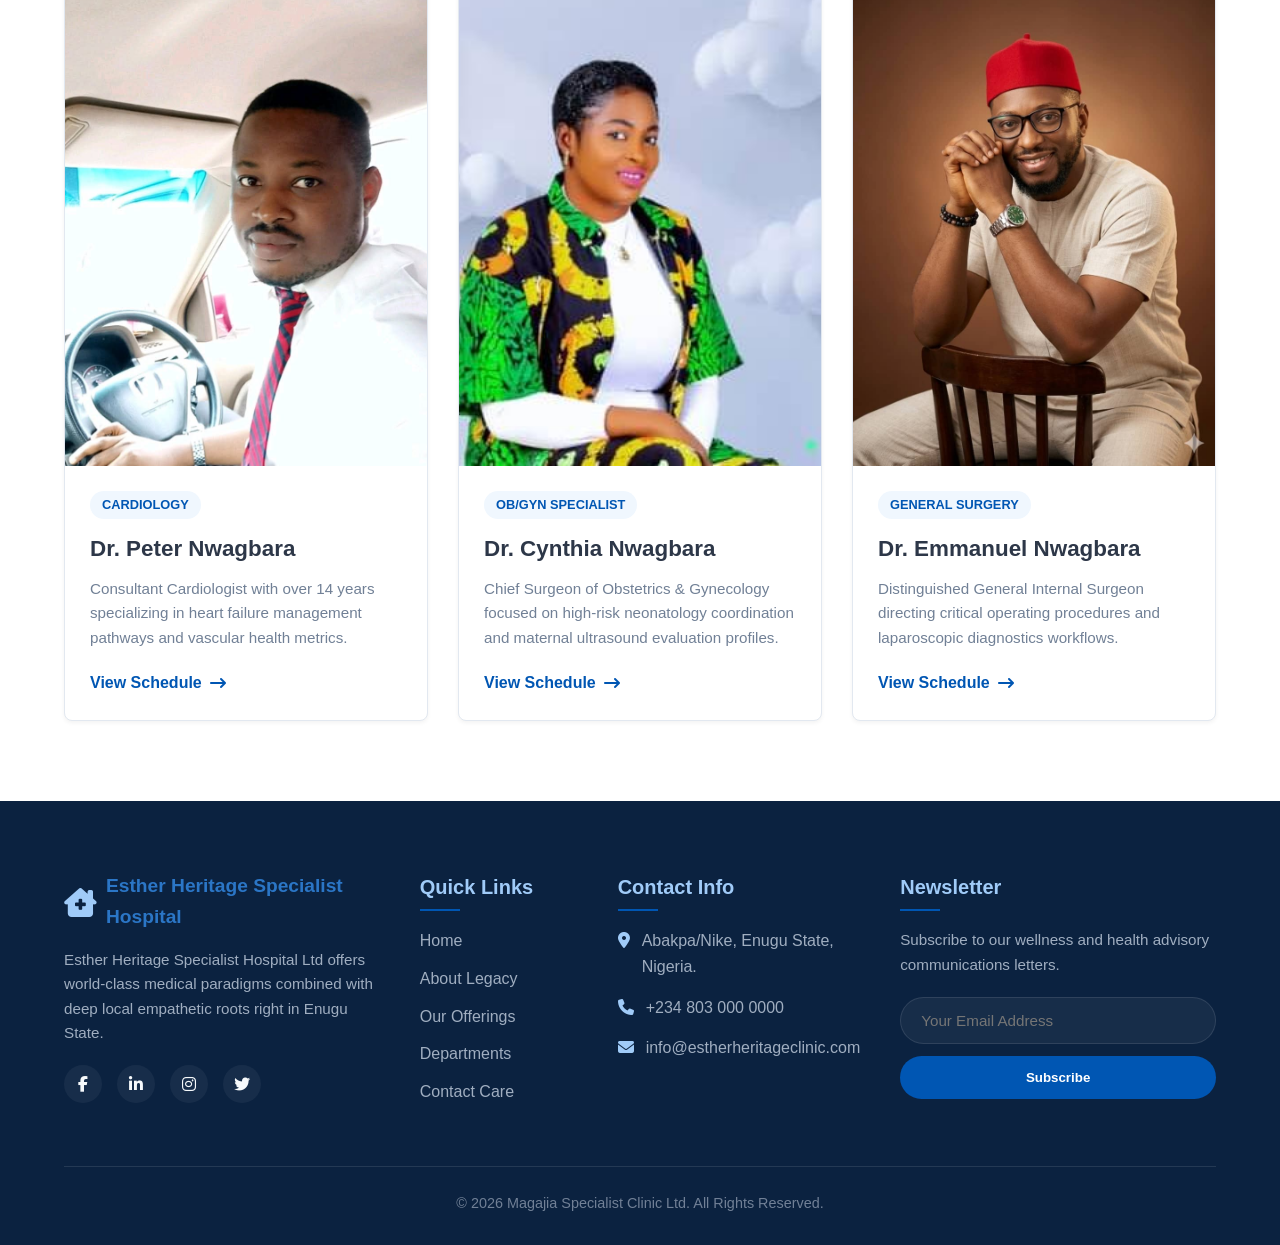
<file: services.html>
<!DOCTYPE html>
<html lang="en">
<head>
    <meta charset="UTF-8">
    <meta name="viewport" content="width=device-width, initial-scale=1.0">
    <title>Esther Heritage Specialist Hospital</title>
    <link rel="stylesheet" href="/index.css">
    <link rel="stylesheet" href="https://cdnjs.cloudflare.com/ajax/libs/font-awesome/6.4.0/css/all.min.css">
</head>
<body>

    <header class="global-header">
        <div class="header-container">
            <a href="index.html" class="logo-area">
                <i class="fa-solid fa-house-chimney-medical"></i>
                <span>Esther Heritage Specialist Hospital</span>
            </a>
            
            <input type="checkbox" id="mobile-menu-checkbox">
            <label for="mobile-menu-checkbox" class="menu-toggle">
                <i class="fa-solid fa-bars"></i>
            </label>

            <nav class="main-nav">
                <ul class="nav-list">
                    <li class="nav-item">
                        <a href="index.html" class="nav-link">Home <i class="fa-solid fa-chevron-down" style="font-size:0.7rem;"></i></a>
                        <ul class="dropdown-menu">
                            <li><a href="index.html#welcome">Welcome Message</a></li>
                            <li><a href="index.html#features">Core Strengths</a></li>
                        </ul>
                    </li>
                    <li class="nav-item">
                        <a href="about.html" class="nav-link">About <i class="fa-solid fa-chevron-down" style="font-size:0.7rem;"></i></a>
                        <ul class="dropdown-menu">
                            <li><a href="about.html#story">Our Story & Legacy</a></li>
                            <li><a href="about.html#mission">Mission & Vision</a></li>
                        </ul>
                    </li>
                    <li class="nav-item">
                        <a href="services.html" class="nav-link">Services <i class="fa-solid fa-chevron-down" style="font-size:0.7rem;"></i></a>
                        <ul class="dropdown-menu">
                            <li><a href="services.html#grid">Clinical Services</a></li>
                            <li><a href="services.html#doctors">Our Specialists</a></li>
                        </ul>
                    </li>
                    <li class="nav-item">
                        <a href="departments.html" class="nav-link">Departments <i class="fa-solid fa-chevron-down" style="font-size:0.7rem;"></i></a>
                        <ul class="dropdown-menu">
                            <li><a href="departments.html#pediatrics">Pediatrics</a></li>
                            <li><a href="departments.html#obgyn">Obstetrics & Gynecology</a></li>
                            <li><a href="departments.html#surgery">General Surgery</a></li>
                        </ul>
                    </li>
                    <li class="nav-item">
                        <a href="contact.html" class="nav-link">Customer Care & Contact <i class="fa-solid fa-chevron-down" style="font-size:0.7rem;"></i></a>
                        <ul class="dropdown-menu">
                            <li><a href="contact.html#faq">FAQs Accordion</a></li>
                            <li><a href="contact.html#form">Inquiry Desk</a></li>
                        </ul>
                    </li>
                </ul>
            </nav>

            <a href="contact.html#form" class="btn-primary">Book Appointment</a>
        </div>
    </header>


    <main>
        <section class="services-banner-hero">
            <div class="banner-overlay"></div>
            <div class="banner-text-content">
                <h2 class="section-title">Comprehensive Clinical Offerings</h2>
                <p>Moving forward with clinical innovation from foundation to future.</p>
            </div>
        </section>

        <section id="grid" class="section-sky">
            
            <div class="services-grid-wrapper">
                <div class="service-micro-card">
                    <div class="srv-icon-header"><i class="fa-solid fa-crutch"></i></div>
                    <h3>Medical Surgical Care</h3>
                    <p>Equipped with optimized surgical suites handling complex abdominal, general, and emergency operative procedures safe from cross-contamination.</p>
                </div>
                <div class="service-micro-card">
                    <div class="srv-icon-header"><i class="fa-solid fa-heart-pulse"></i></div>
                    <h3>Fitness & Wellness Programs</h3>
                    <p>Preventative clinical lifestyle management architectures including targeted metabolic evaluation, physiological counseling, and cardiovascular wellness screening.</p>
                </div>
                <div class="service-micro-card">
                    <div class="srv-icon-header"><i class="fa-solid fa-wave-square"></i></div>
                    <h3>Advanced ECG Diagnostics</h3>
                    <p>Precision electrocardiogram measurements mapped instantly to provide early diagnostics on arrhythmia, myocardial infarcts, or structural anomalies.</p>
                </div>
                <div class="service-micro-card">
                    <div class="srv-icon-header"><i class="fa-solid fa-prescription-bottle-medical"></i></div>
                    <h3>In-House Pharmacy Services</h3>
                    <p>24-hour pharmaceutical access stock-holding completely genuine medicines direct from authentic global manufacturer lines.</p>
                </div>
            </div>
        </section>

        <section id="doctors" class="section-white">
            <h2 class="section-title">Meet Our Specialist Doctors</h2>
            
            <div class="doctors-profile-deck">
                <div class="doctor-profile-card">
                    <div class="doc-avatar-box">
                        <img src="/images/WhatsApp Image 2026-06-10 at 7.43.48 PM (1).jpeg" alt="Nigerian Doctor Consultant Cardiologist">
                    </div>
                    <div class="doc-details-box">
                        <span class="doc-tag">Cardiology</span>
                        <h3>Dr. Peter Nwagbara</h3>
                        <p class="doc-bio-desc">Consultant Cardiologist with over 14 years specializing in heart failure management pathways and vascular health metrics.</p>
                        <a href="https://docs.google.com/document/d/1SMIrPTxsubG-mZGFhBNlGuBOklCuUU0wcUDwTv__cog/edit?usp=drive_web" target="_blank" class="schedule-link-action">
                                View Schedule <i class="fa-solid fa-arrow-right-long"></i>
                        </a>
                    </div>
                </div>

                <div class="doctor-profile-card">
                    <div class="doc-avatar-box">
                        <img src="/images/WhatsApp Image 2026-06-10 at 8.18.22 PM.jpeg" alt="Nigerian Doctor Consultant Gynecologist">
                    </div>
                    <div class="doc-details-box">
                        <span class="doc-tag">OB/GYN Specialist</span>
                        <h3>Dr. Cynthia Nwagbara</h3>
                        <p class="doc-bio-desc">Chief Surgeon of Obstetrics & Gynecology focused on high-risk neonatology coordination and maternal ultrasound evaluation profiles.</p>
                        <a href="https://docs.google.com/document/d/1SMIrPTxsubG-mZGFhBNlGuBOklCuUU0wcUDwTv__cog/edit?usp=drive_web" target="_blank" class="schedule-link-action">
                                View Schedule <i class="fa-solid fa-arrow-right-long"></i>
                        </a>
                    </div>
                </div>

                <div class="doctor-profile-card">
                    <div class="doc-avatar-box">
                        <img src="/images/WhatsApp Image 2026-06-10 at 7.36.19 PM.jpeg" alt="Nigerian Doctor General Internal Surgeon">
                    </div>
                    <div class="doc-details-box">
                        <span class="doc-tag">General Surgery</span>
                        <h3>Dr. Emmanuel Nwagbara</h3>
                        <p class="doc-bio-desc">Distinguished General Internal Surgeon directing critical operating procedures and laparoscopic diagnostics workflows.</p>
                        <a href="https://docs.google.com/document/d/1SMIrPTxsubG-mZGFhBNlGuBOklCuUU0wcUDwTv__cog/edit?usp=drive_web" target="_blank" class="schedule-link-action">
                                View Schedule <i class="fa-solid fa-arrow-right-long"></i>
                        </a>
                    </div>
                </div>
            </div>
        </section>
    </main>


    <footer class="global-footer">
        <div class="footer-container">
            <div class="footer-col">
                <div class="logo-area" style="color: var(--color-white); margin-bottom: 15px;">
                    <i class="fa-solid fa-house-chimney-medical" style="color: var(--color-primary-light);"></i>
                    <span>Esther Heritage Specialist Hospital </span>
                </div>
                <p>Esther Heritage Specialist Hospital Ltd offers world-class medical paradigms combined with deep local empathetic roots right in Enugu State.</p>
                <div class="social-icons">
                    <a href="https://www.facebook.com/"><i class="fa-brands fa-facebook-f"></i></a>
                    <a href="https://www.linkedin.com/feed/"><i class="fa-brands fa-linkedin-in"></i></a>
                    <a href="https://www.instagram.com/"><i class="fa-brands fa-instagram"></i></a>
                    <a href="https://x.com/"><i class="fa-brands fa-twitter"></i></a>
                </div>
            </div>
            <div class="footer-col">
                <h3>Quick Links</h3>
                <ul class="quick-links">
                    <li><a href="index.html">Home</a></li>
                    <li><a href="about.html">About Legacy</a></li>
                    <li><a href="services.html">Our Offerings</a></li>
                    <li><a href="departments.html">Departments</a></li>
                    <li><a href="contact.html">Contact Care</a></li>
                </ul>
            </div>
            <div class="footer-col">
                <h3>Contact Info</h3>
                <ul class="contact-info-list">
                    <li><i class="fa-solid fa-location-dot"></i> <span>Abakpa/Nike, Enugu State, Nigeria.</span></li>
                    <li><i class="fa-solid fa-phone"></i> <span>+234 803 000 0000</span></li>
                    <li><i class="fa-solid fa-envelope"></i> <span>info@estherheritageclinic.com</span></li>
                </ul>
            </div>
            <div class="footer-col">
                <h3>Newsletter</h3>
                <p>Subscribe to our wellness and health advisory communications letters.</p>
                <form class="newsletter-form" action="#" method="POST">
                    <input type="email" placeholder="Your Email Address" required>
                    <button type="submit">Subscribe</button>
                </form>
            </div>
        </div>
        <div class="footer-bottom">
            <p>&copy; 2026 Magajia Specialist Clinic Ltd. All Rights Reserved.</p>
        </div>
    </footer>

</body>
</html>
</file>
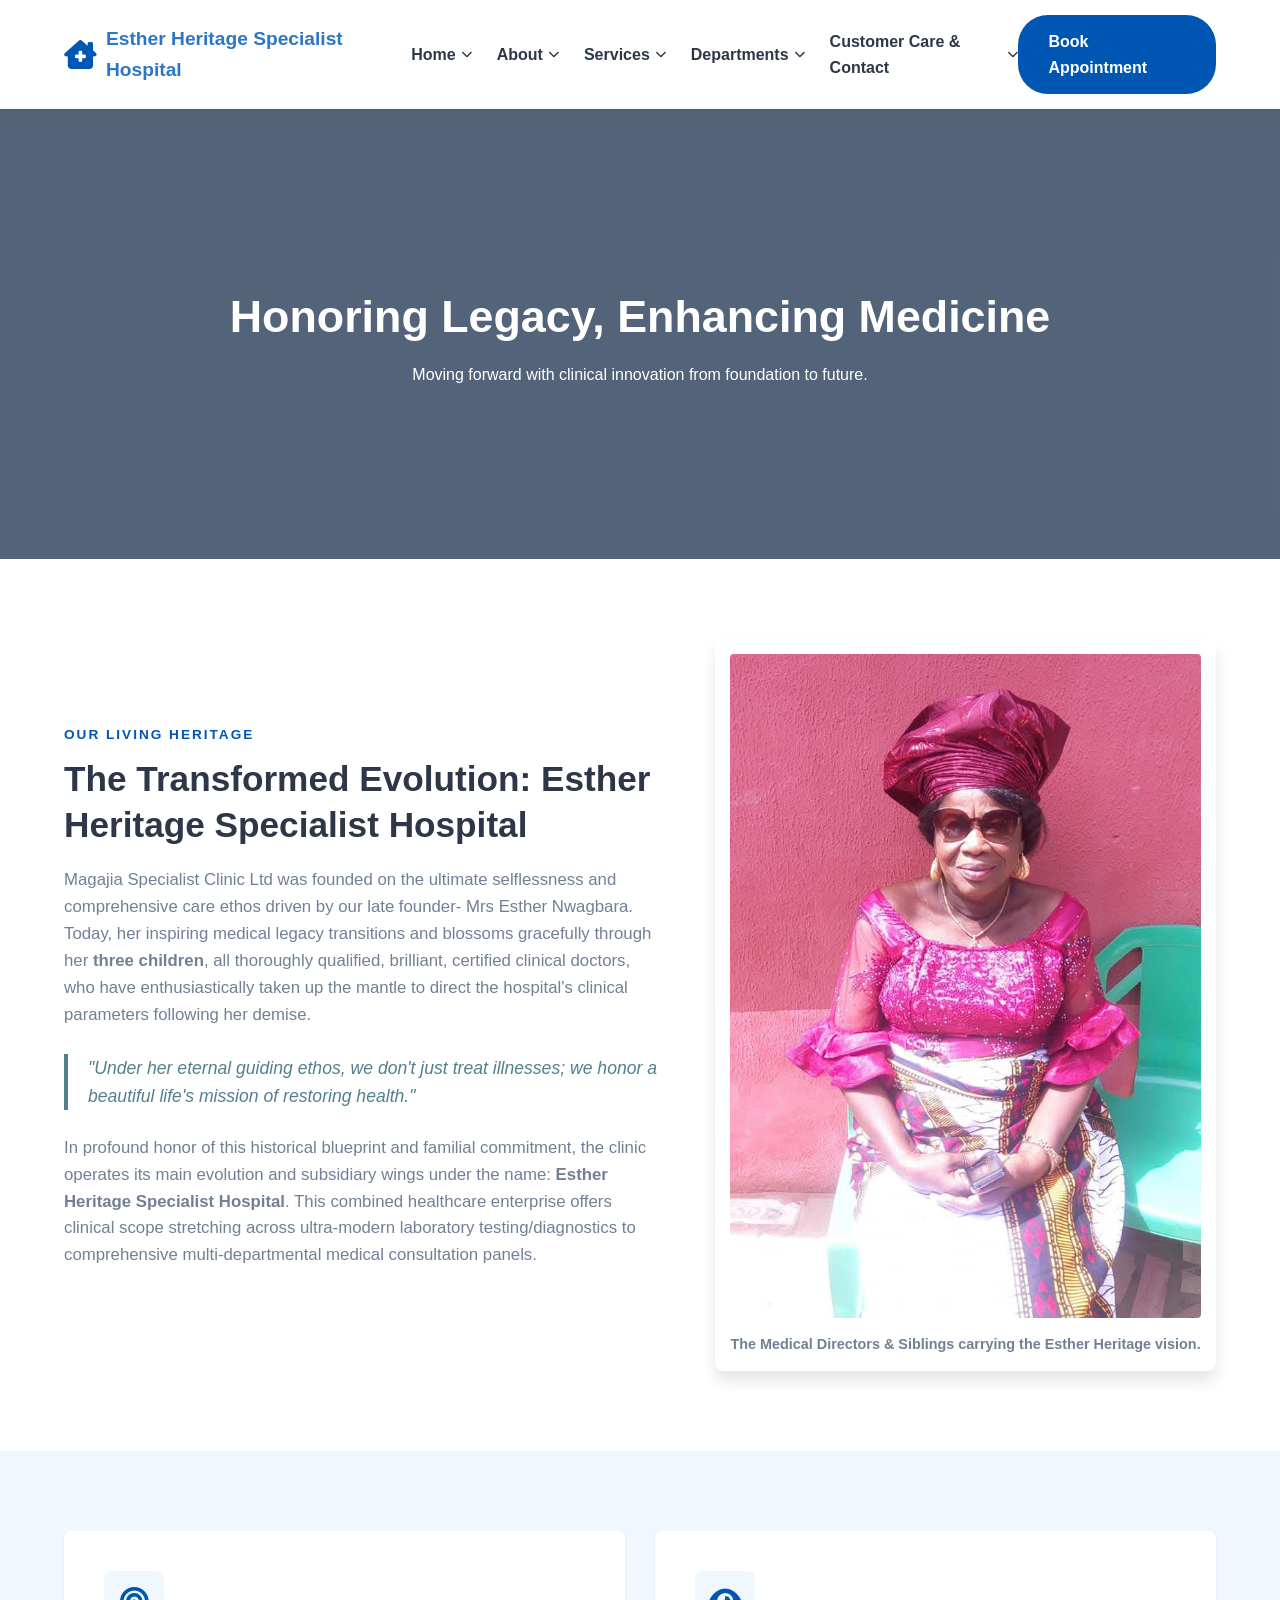
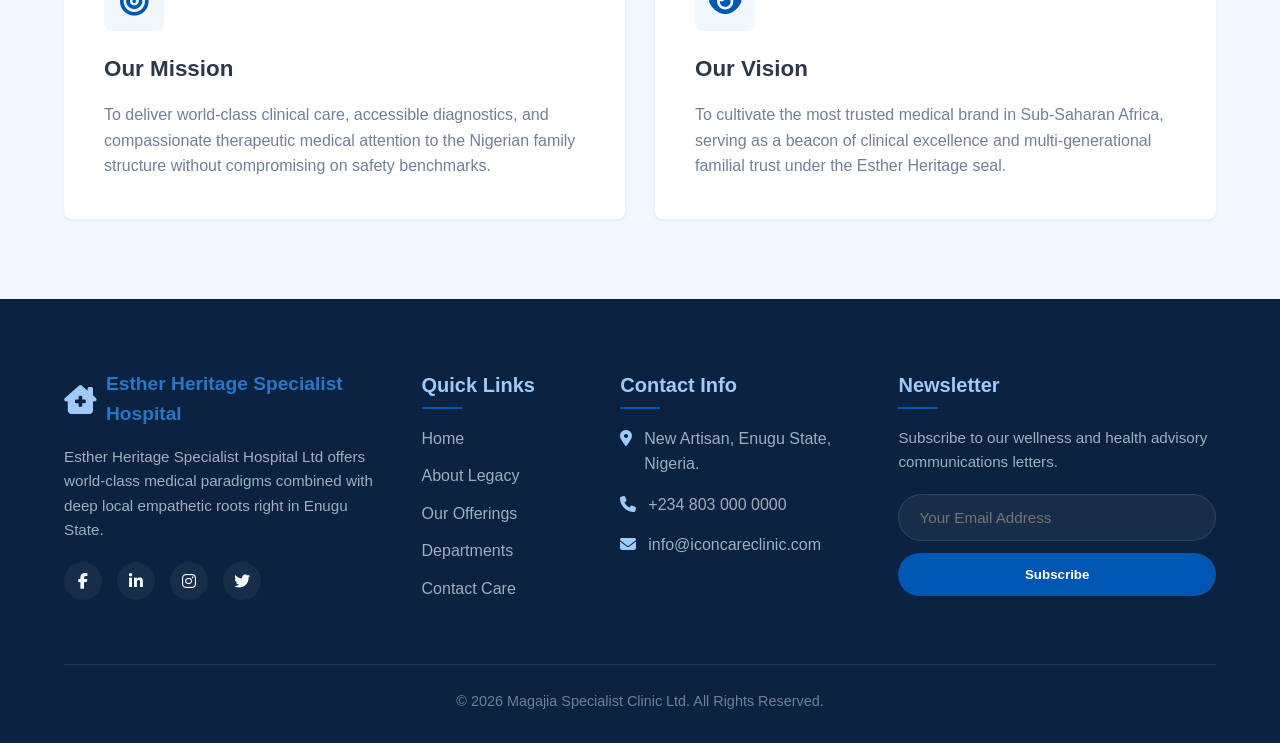
<file: After-Vibe-Engineer/about.html>
<!DOCTYPE html>
<html lang="en">
<head>
    <meta charset="UTF-8">
    <meta name="viewport" content="width=device-width, initial-scale=1.0">
    <title>Esther Heritage Specialist Hospital</title>
    <link rel="stylesheet" href="/After-Vibe-Engineer/index.css">
    <link rel="stylesheet" href="https://cdnjs.cloudflare.com/ajax/libs/font-awesome/6.4.0/css/all.min.css">
</head>
<body>

    <header class="global-header">
        <div class="header-container">
            <a href="index.html" class="logo-area">
                <i class="fa-solid fa-house-chimney-medical"></i>
                <span>Esther Heritage Specialist Hospital</span>
            </a>
            
            <input type="checkbox" id="mobile-menu-checkbox">
            <label for="mobile-menu-checkbox" class="menu-toggle">
                <i class="fa-solid fa-bars"></i>
            </label>

            <nav class="main-nav">
                <ul class="nav-list">
                    <li class="nav-item">
                        <a href="index.html" class="nav-link">Home <i class="fa-solid fa-chevron-down" style="font-size:0.7rem;"></i></a>
                        <ul class="dropdown-menu">
                            <li><a href="index.html#welcome">Welcome Message</a></li>
                            <li><a href="index.html#features">Core Strengths</a></li>
                        </ul>
                    </li>
                    <li class="nav-item">
                        <a href="about.html" class="nav-link">About <i class="fa-solid fa-chevron-down" style="font-size:0.7rem;"></i></a>
                        <ul class="dropdown-menu">
                            <li><a href="about.html#story">Our Story & Legacy</a></li>
                            <li><a href="about.html#mission">Mission & Vision</a></li>
                        </ul>
                    </li>
                    <li class="nav-item">
                        <a href="services.html" class="nav-link">Services <i class="fa-solid fa-chevron-down" style="font-size:0.7rem;"></i></a>
                        <ul class="dropdown-menu">
                            <li><a href="services.html#grid">Clinical Services</a></li>
                            <li><a href="services.html#doctors">Our Specialists</a></li>
                        </ul>
                    </li>
                    <li class="nav-item">
                        <a href="departments.html" class="nav-link">Departments <i class="fa-solid fa-chevron-down" style="font-size:0.7rem;"></i></a>
                        <ul class="dropdown-menu">
                            <li><a href="departments.html#pediatrics">Pediatrics</a></li>
                            <li><a href="departments.html#obgyn">Obstetrics & Gynecology</a></li>
                            <li><a href="departments.html#surgery">General Surgery</a></li>
                        </ul>
                    </li>
                    <li class="nav-item">
                        <a href="contact.html" class="nav-link">Customer Care & Contact <i class="fa-solid fa-chevron-down" style="font-size:0.7rem;"></i></a>
                        <ul class="dropdown-menu">
                            <li><a href="contact.html#faq">FAQs Accordion</a></li>
                            <li><a href="contact.html#form">Inquiry Desk</a></li>
                        </ul>
                    </li>
                </ul>
            </nav>

            <a href="contact.html#form" class="btn-primary">Book Appointment</a>
        </div>
    </header>


    <main>
    <section class="about-banner-hero">
        <div class="banner-overlay"></div>
        <div class="banner-text-content">
            <h1>Honoring Legacy, Enhancing Medicine</h1>
            <p>Moving forward with clinical innovation from foundation to future.</p>
        </div>
    </section>

    <section id="story" class="section-white">
        <div class="about-story-container">
            <div class="story-typography">
                <span class="heritage-tag">Our Living Heritage</span>
                <h2>The Transformed Evolution: Esther Heritage Specialist Hospital</h2>
                <p>Magajia Specialist Clinic Ltd was founded on the ultimate selflessness and comprehensive care ethos driven by our late founder- Mrs Esther Nwagbara. Today, her inspiring medical legacy transitions and blossoms gracefully through her <strong>three children</strong>, all thoroughly qualified, brilliant, certified clinical doctors, who have enthusiastically taken up the mantle to direct the hospital's clinical parameters following her demise.</p>
                
                <blockquote class="legacy-blockquote">
                    "Under her eternal guiding ethos, we don't just treat illnesses; we honor a beautiful life's mission of restoring health."
                </blockquote>

                <p>In profound honor of this historical blueprint and familial commitment, the clinic operates its main evolution and subsidiary wings under the name: <strong>Esther Heritage Specialist Hospital</strong>. This combined healthcare enterprise offers clinical scope stretching across ultra-modern laboratory testing/diagnostics to comprehensive multi-departmental medical consultation panels.</p>
            </div>
            
            <div class="story-media-wrapper">
                <div class="media-placeholder-frame">
                    <img src="/images/WhatsApp Image 2026-06-10 at 7.43.48 PM.jpeg" alt="Medical Leadership Profile Panel Grid">
                    <div class="frame-caption">The Medical Directors & Siblings carrying the Esther Heritage vision.</div>
                </div>
            </div>
        </div>
    </section>

    <section id="mission" class="section-sky">
        <div class="values-flex-layout">
            <div class="value-box-item">
                <div class="value-icon"><i class="fa-solid fa-bullseye"></i></div>
                <h3>Our Mission</h3>
                <p>To deliver world-class clinical care, accessible diagnostics, and compassionate therapeutic medical attention to the Nigerian family structure without compromising on safety benchmarks.</p>
            </div>
            <div class="value-box-item">
                <div class="value-icon"><i class="fa-solid fa-eye"></i></div>
                <h3>Our Vision</h3>
                <p>To cultivate the most trusted medical brand in Sub-Saharan Africa, serving as a beacon of clinical excellence and multi-generational familial trust under the Esther Heritage seal.</p>
            </div>
        </div>
    </section>
    </main>



    <footer class="global-footer">
        <div class="footer-container">
            <div class="footer-col">
                <div class="logo-area" style="color: var(--color-white); margin-bottom: 15px;">
                    <i class="fa-solid fa-house-chimney-medical" style="color: var(--color-primary-light);"></i>
                    <span>Esther Heritage Specialist Hospital </span>
                </div>
                <p>Esther Heritage Specialist Hospital Ltd offers world-class medical paradigms combined with deep local empathetic roots right in Enugu State.</p>
                <div class="social-icons">
                    <a href="https://www.facebook.com/"><i class="fa-brands fa-facebook-f"></i></a>
                    <a href="https://www.linkedin.com/feed/"><i class="fa-brands fa-linkedin-in"></i></a>
                    <a href="https://www.instagram.com/"><i class="fa-brands fa-instagram"></i></a>
                    <a href="https://x.com/"><i class="fa-brands fa-twitter"></i></a>
                </div>
            </div>
            <div class="footer-col">
                <h3>Quick Links</h3>
                <ul class="quick-links">
                    <li><a href="index.html">Home</a></li>
                    <li><a href="about.html">About Legacy</a></li>
                    <li><a href="services.html">Our Offerings</a></li>
                    <li><a href="departments.html">Departments</a></li>
                    <li><a href="contact.html">Contact Care</a></li>
                </ul>
            </div>
            <div class="footer-col">
                <h3>Contact Info</h3>
                <ul class="contact-info-list">
                    <li><i class="fa-solid fa-location-dot"></i> <span>New Artisan, Enugu State, Nigeria.</span></li>
                    <li><i class="fa-solid fa-phone"></i> <span>+234 803 000 0000</span></li>
                    <li><i class="fa-solid fa-envelope"></i> <span>info@iconcareclinic.com</span></li>
                </ul>
            </div>
            <div class="footer-col">
                <h3>Newsletter</h3>
                <p>Subscribe to our wellness and health advisory communications letters.</p>
                <form class="newsletter-form" action="#" method="POST">
                    <input type="email" placeholder="Your Email Address" required>
                    <button type="submit">Subscribe</button>
                </form>
            </div>
        </div>
        <div class="footer-bottom">
            <p>&copy; 2026 Magajia Specialist Clinic Ltd. All Rights Reserved.</p>
        </div>
    </footer>

</body>
</html>
</file>
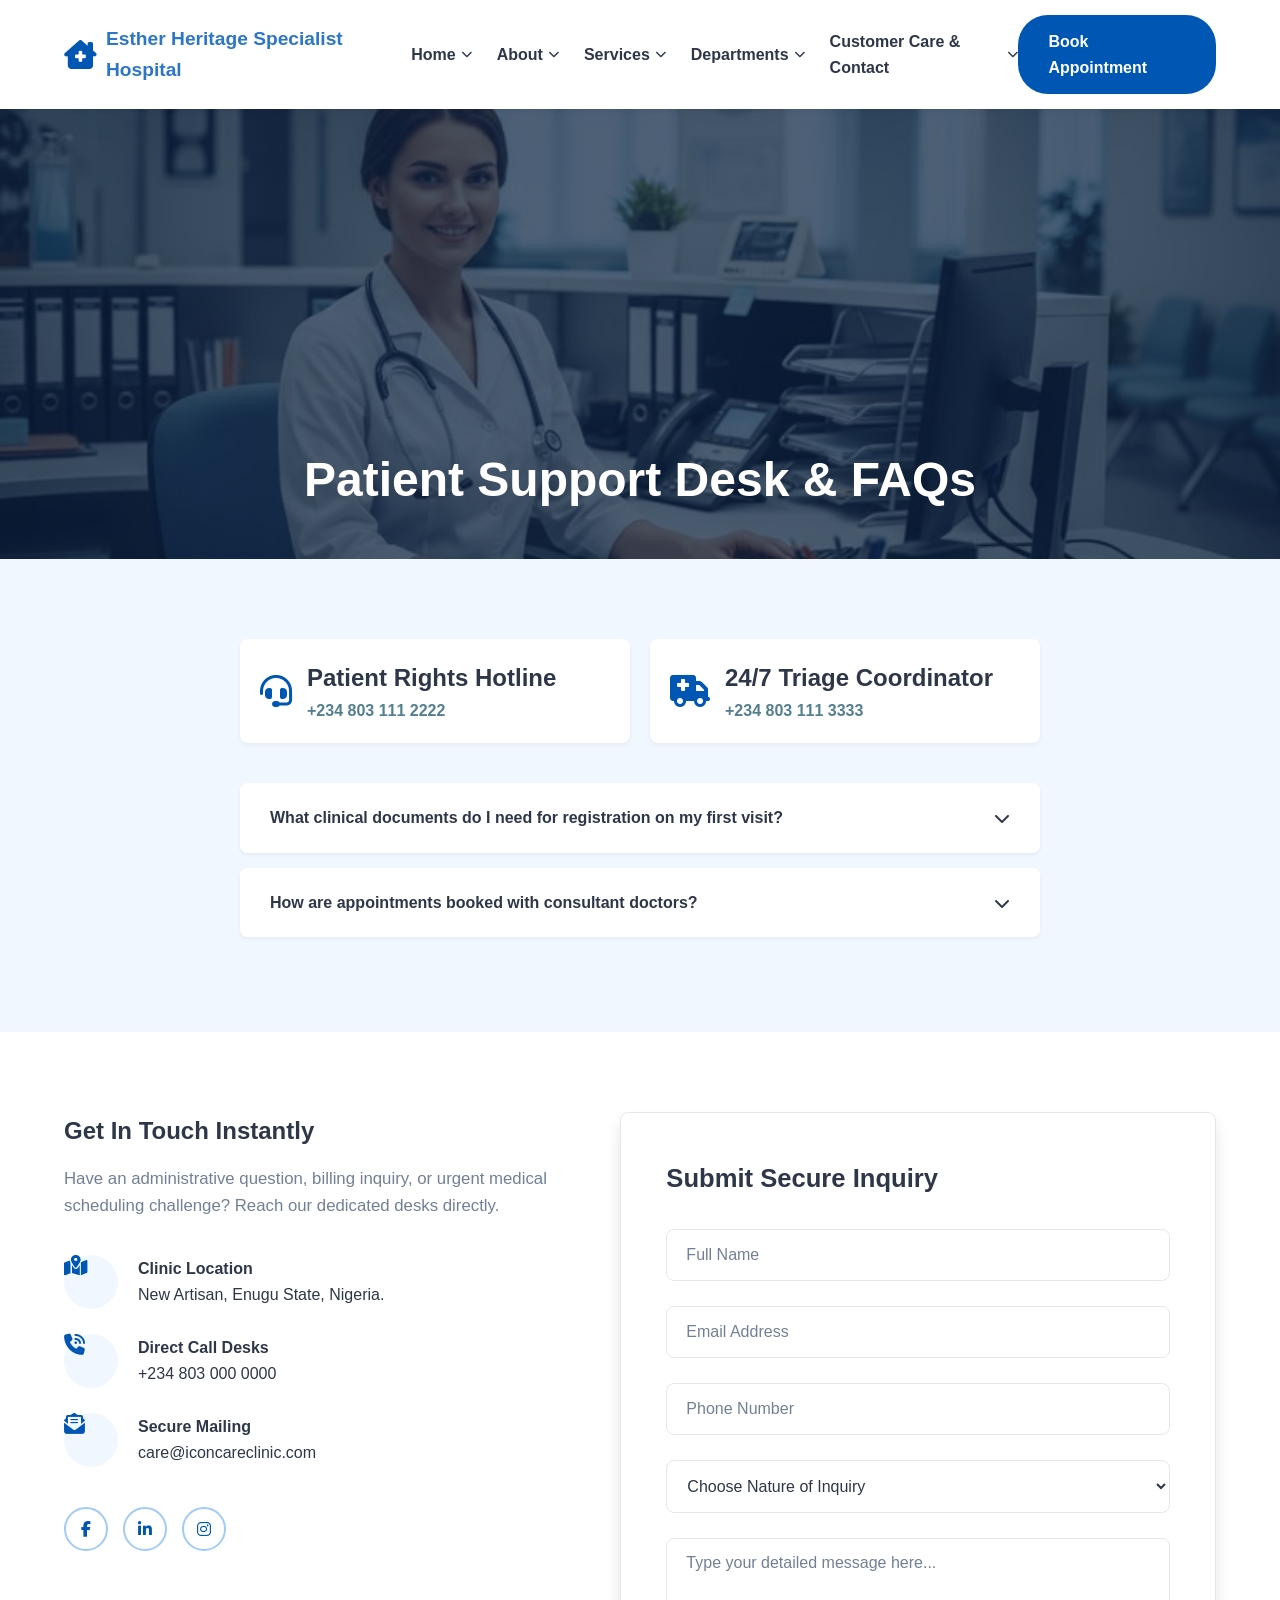
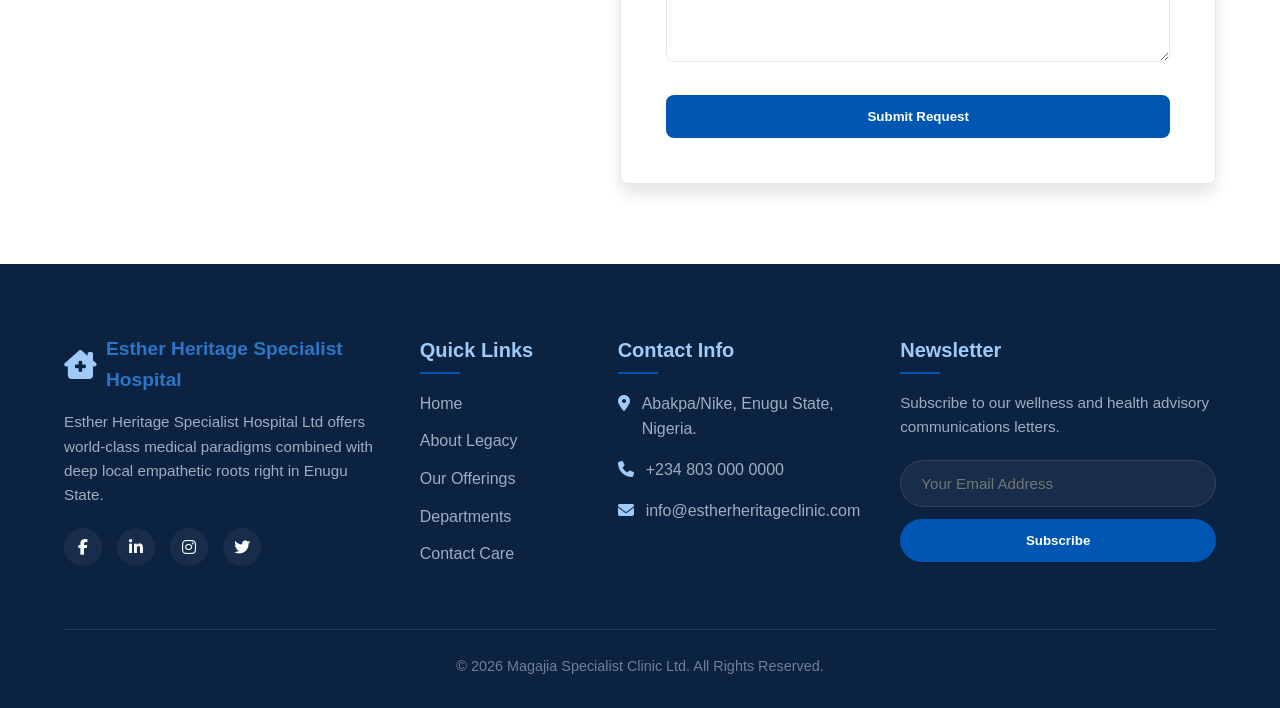
<file: After-Vibe-Engineer/contact.html>
<!DOCTYPE html>
<html lang="en">
<head>
    <meta charset="UTF-8">
    <meta name="viewport" content="width=device-width, initial-scale=1.0">
    <title>Esther Heritage Specialist Hospital</title>
    <link rel="stylesheet" href="/After-Vibe-Engineer/index.css">
    <link rel="stylesheet" href="https://cdnjs.cloudflare.com/ajax/libs/font-awesome/6.4.0/css/all.min.css">
</head>
<body>

    <header class="global-header">
        <div class="header-container">
            <a href="index.html" class="logo-area">
                <i class="fa-solid fa-house-chimney-medical"></i>
                <span>Esther Heritage Specialist Hospital</span>
            </a>
            
            <input type="checkbox" id="mobile-menu-checkbox">
            <label for="mobile-menu-checkbox" class="menu-toggle">
                <i class="fa-solid fa-bars"></i>
            </label>

            <nav class="main-nav">
                <ul class="nav-list">
                    <li class="nav-item">
                        <a href="index.html" class="nav-link">Home <i class="fa-solid fa-chevron-down" style="font-size:0.7rem;"></i></a>
                        <ul class="dropdown-menu">
                            <li><a href="index.html#welcome">Welcome Message</a></li>
                            <li><a href="index.html#features">Core Strengths</a></li>
                        </ul>
                    </li>
                    <li class="nav-item">
                        <a href="about.html" class="nav-link">About <i class="fa-solid fa-chevron-down" style="font-size:0.7rem;"></i></a>
                        <ul class="dropdown-menu">
                            <li><a href="about.html#story">Our Story & Legacy</a></li>
                            <li><a href="about.html#mission">Mission & Vision</a></li>
                        </ul>
                    </li>
                    <li class="nav-item">
                        <a href="services.html" class="nav-link">Services <i class="fa-solid fa-chevron-down" style="font-size:0.7rem;"></i></a>
                        <ul class="dropdown-menu">
                            <li><a href="services.html#grid">Clinical Services</a></li>
                            <li><a href="services.html#doctors">Our Specialists</a></li>
                        </ul>
                    </li>
                    <li class="nav-item">
                        <a href="departments.html" class="nav-link">Departments <i class="fa-solid fa-chevron-down" style="font-size:0.7rem;"></i></a>
                        <ul class="dropdown-menu">
                            <li><a href="departments.html#pediatrics">Pediatrics</a></li>
                            <li><a href="departments.html#obgyn">Obstetrics & Gynecology</a></li>
                            <li><a href="departments.html#surgery">General Surgery</a></li>
                        </ul>
                    </li>
                    <li class="nav-item">
                        <a href="contact.html" class="nav-link">Customer Care & Contact <i class="fa-solid fa-chevron-down" style="font-size:0.7rem;"></i></a>
                        <ul class="dropdown-menu">
                            <li><a href="contact.html#faq">FAQs Accordion</a></li>
                            <li><a href="contact.html#form">Inquiry Desk</a></li>
                        </ul>
                    </li>
                </ul>
            </nav>

            <a href="contact.html#form" class="btn-primary">Book Appointment</a>
        </div>
    </header>


    <main>
        <section class="faq-banner-hero">
            <div class="banner-overlay"></div>
            <div class="banner-text-content">
                <h2 class="section-title">Patient Support Desk & FAQs</h2>
            
            </div>
        </section>

        <section id="faq" class="section-sky">
            
            <div class="hotlines-banner-grid">
                <div class="hotline-pill">
                    <i class="fa-solid fa-headset"></i>
                    <div>
                        <h5>Patient Rights Hotline</h5>
                        <p>+234 803 111 2222</p>
                    </div>
                </div>
                <div class="hotline-pill">
                    <i class="fa-solid fa-truck-medical"></i>
                    <div>
                        <h5>24/7 Triage Coordinator</h5>
                        <p>+234 803 111 3333</p>
                    </div>
                </div>
            </div>

            <div class="faq-accordion-container">
                <div class="faq-accordion-item">
                    <input type="checkbox" id="faq-item-1" class="accordion-trigger-input">
                    <label for="faq-item-1" class="accordion-header-lbl">
                        <span>What clinical documents do I need for registration on my first visit?</span>
                        <i class="fa-solid fa-chevron-down"></i>
                    </label>
                    <div class="accordion-content-panel">
                        <p>New patients require a valid national identification mean (NIN, Driver's License) or working corporate health insurance card data. If transferring clinical records under the Esther Heritage panel, bring old medical history summaries.</p>
                    </div>
                </div>

                <div class="faq-accordion-item">
                    <input type="checkbox" id="faq-item-2" class="accordion-trigger-input">
                    <label for="faq-item-2" class="accordion-header-lbl">
                        <span>How are appointments booked with consultant doctors?</span>
                        <i class="fa-solid fa-chevron-down"></i>
                    </label>
                    <div class="accordion-content-panel">
                        <p>Appointments can be booked instantly via our digital form below, or by calling our active patient rights care desks directly. Walk-in slots are sorted via emergency level/triage score priority matrices.</p>
                    </div>
                </div>
            </div>
        </section>

        <section id="form" class="section-white">
            <div class="contact-split-grid">
                
                <div class="contact-details-panel">
                    <h2>Get In Touch Instantly</h2>
                    <p class="panel-intro-lead">Have an administrative question, billing inquiry, or urgent medical scheduling challenge? Reach our dedicated desks directly.</p>
                    
                    <div class="visual-address-block">
                        <div class="contact-media-row">
                            <i class="fa-solid fa-map-location-dot circle-icon"></i>
                            <div>
                                <h4>Clinic Location</h4>
                                <p>New Artisan, Enugu State, Nigeria.</p>
                            </div>
                        </div>
                        <div class="contact-media-row">
                            <i class="fa-solid fa-phone-volume circle-icon"></i>
                            <div>
                                <h4>Direct Call Desks</h4>
                                <p><a href="tel:+2348030000000">+234 803 000 0000</a></p>
                            </div>
                        </div>
                        <div class="contact-media-row">
                            <i class="fa-solid fa-envelope-open-text circle-icon"></i>
                            <div>
                                <h4>Secure Mailing</h4>
                                <p><a href="mailto:care@iconcareclinic.com">care@iconcareclinic.com</a></p>
                            </div>
                        </div>
                    </div>

                    <div class="brand-social-med-circles">
                        <a href="#" class="med-circle-icon"><i class="fa-brands fa-facebook-f"></i></a>
                        <a href="#" class="med-circle-icon"><i class="fa-brands fa-linkedin-in"></i></a>
                        <a href="#" class="med-circle-icon"><i class="fa-brands fa-instagram"></i></a>
                    </div>
                </div>

                <div class="contact-form-card-panel">
                    <h3>Submit Secure Inquiry</h3>
                    <form class="ui-modern-form" action="#" method="POST">
                        
                        <div class="form-group-row">
                            <input type="text" id="fullname" class="form-control-input" required placeholder=" ">
                            <label for="fullname" class="floating-label-text">Full Name</label>
                        </div>

                        <div class="form-group-row">
                            <input type="email" id="email" class="form-control-input" required placeholder=" ">
                            <label for="email" class="floating-label-text">Email Address</label>
                        </div>

                        <div class="form-group-row">
                            <input type="tel" id="phone" class="form-control-input" required placeholder=" ">
                            <label for="phone" class="floating-label-text">Phone Number</label>
                        </div>

                        <div class="form-group-row">
                            <select id="topic" class="form-control-select" required>
                                <option value="" disabled selected hidden>Choose Nature of Inquiry</option>
                                <option value="inquiry">General Inquiry Desk</option>
                                <option value="feedback">Patient Feedback</option>
                                <option value="complaint">Service Complaint Management</option>
                            </select>
                        </div>

                        <div class="form-group-row">
                            <textarea id="msg" class="form-control-textarea" required placeholder=" " rows="5"></textarea>
                            <label for="msg" class="floating-label-text">Type your detailed message here...</label>
                        </div>

                        <button type="submit" class="btn-primary" style="width:100%; border-radius:var(--radius-md);">Submit Request</button>
                    </form>
                </div>

            </div>
        </section>
    </main>


    <footer class="global-footer">
        <div class="footer-container">
            <div class="footer-col">
                <div class="logo-area" style="color: var(--color-white); margin-bottom: 15px;">
                    <i class="fa-solid fa-house-chimney-medical" style="color: var(--color-primary-light);"></i>
                    <span>Esther Heritage Specialist Hospital </span>
                </div>
                <p>Esther Heritage Specialist Hospital Ltd offers world-class medical paradigms combined with deep local empathetic roots right in Enugu State.</p>
                <div class="social-icons">
                    <a href="https://www.facebook.com/"><i class="fa-brands fa-facebook-f"></i></a>
                    <a href="https://www.linkedin.com/feed/"><i class="fa-brands fa-linkedin-in"></i></a>
                    <a href="https://www.instagram.com/"><i class="fa-brands fa-instagram"></i></a>
                    <a href="https://x.com/"><i class="fa-brands fa-twitter"></i></a>
                </div>
            </div>
            <div class="footer-col">
                <h3>Quick Links</h3>
                <ul class="quick-links">
                    <li><a href="index.html">Home</a></li>
                    <li><a href="about.html">About Legacy</a></li>
                    <li><a href="services.html">Our Offerings</a></li>
                    <li><a href="departments.html">Departments</a></li>
                    <li><a href="contact.html">Contact Care</a></li>
                </ul>
            </div>
            <div class="footer-col">
                <h3>Contact Info</h3>
                <ul class="contact-info-list">
                    <li><i class="fa-solid fa-location-dot"></i> <span>Abakpa/Nike, Enugu State, Nigeria.</span></li>
                    <li><i class="fa-solid fa-phone"></i> <span>+234 803 000 0000</span></li>
                    <li><i class="fa-solid fa-envelope"></i> <span>info@estherheritageclinic.com</span></li>
                </ul>
            </div>
            <div class="footer-col">
                <h3>Newsletter</h3>
                <p>Subscribe to our wellness and health advisory communications letters.</p>
                <form class="newsletter-form" action="#" method="POST">
                    <input type="email" placeholder="Your Email Address" required>
                    <button type="submit">Subscribe</button>
                </form>
            </div>
        </div>

        <div class="footer-bottom">
            <p>&copy; 2026 Magajia Specialist Clinic Ltd. All Rights Reserved.</p>
        </div>
    </footer>

</body>
</html>
</file>
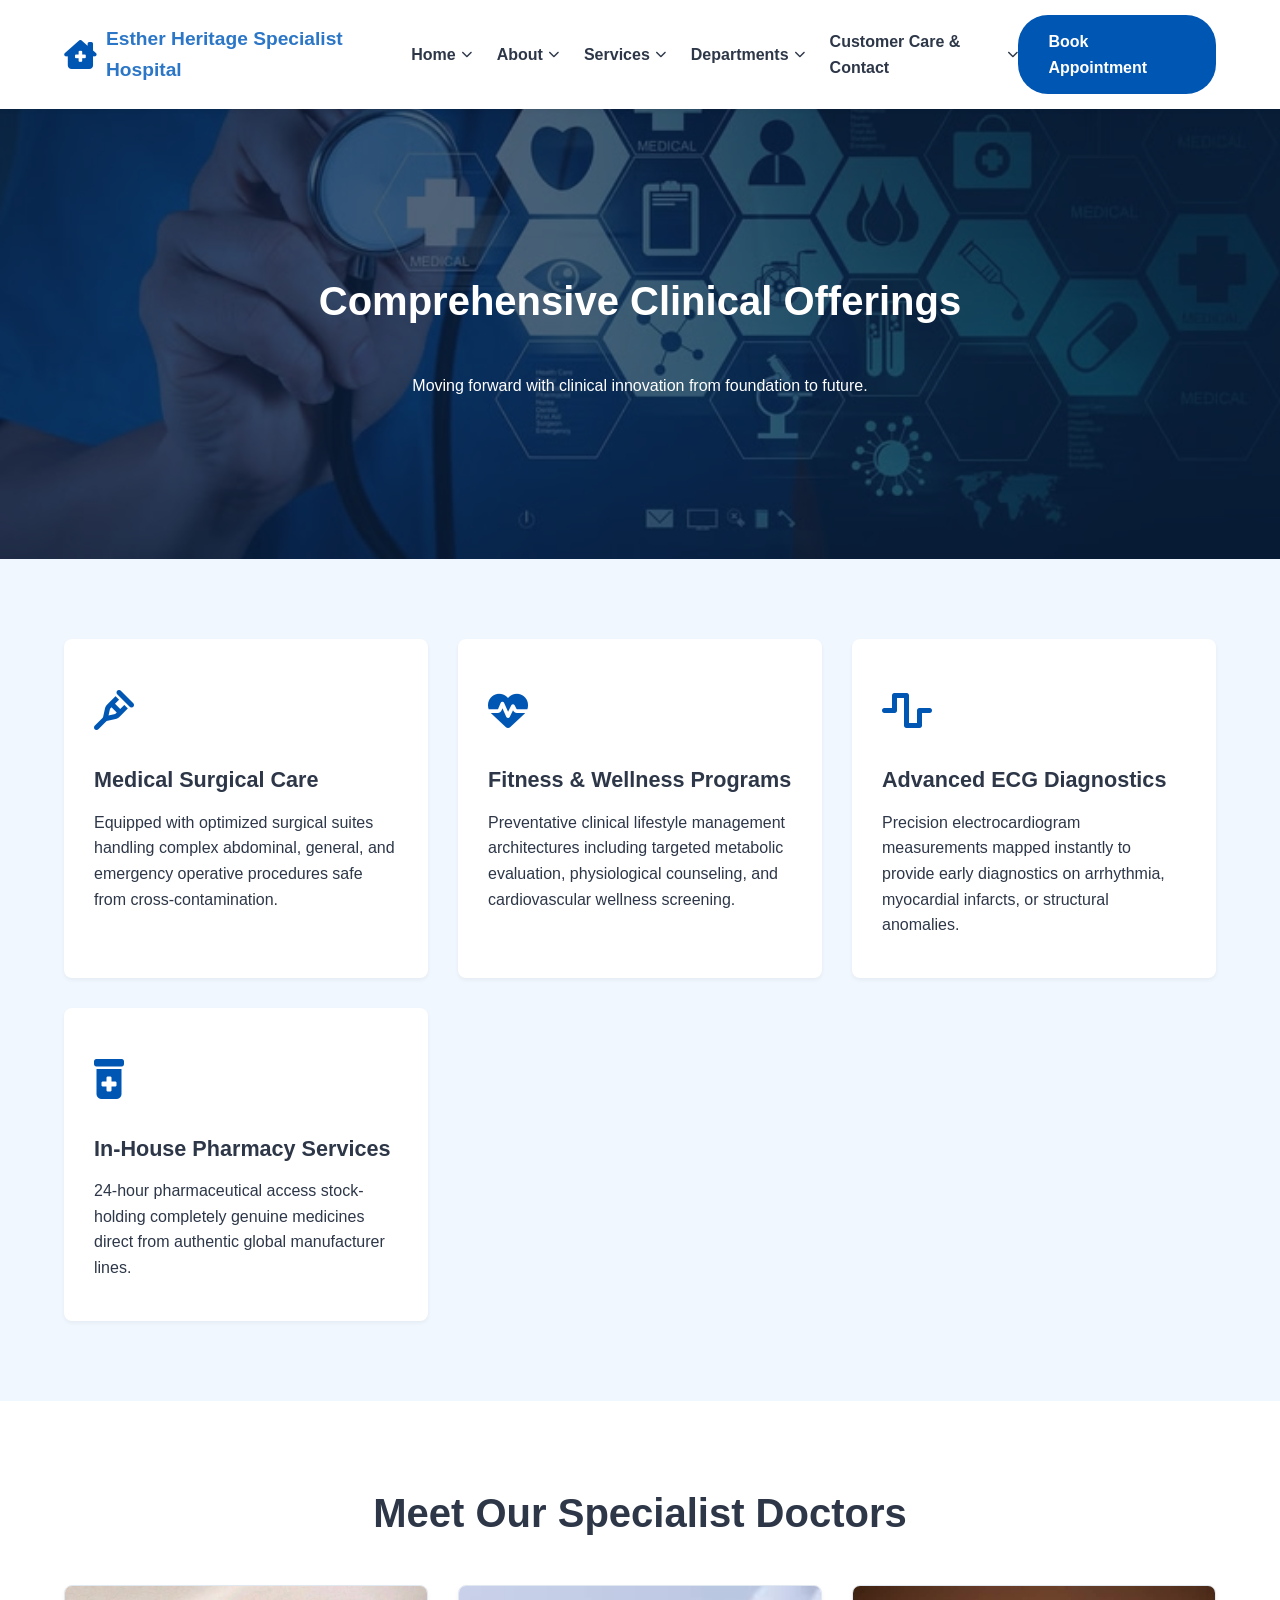
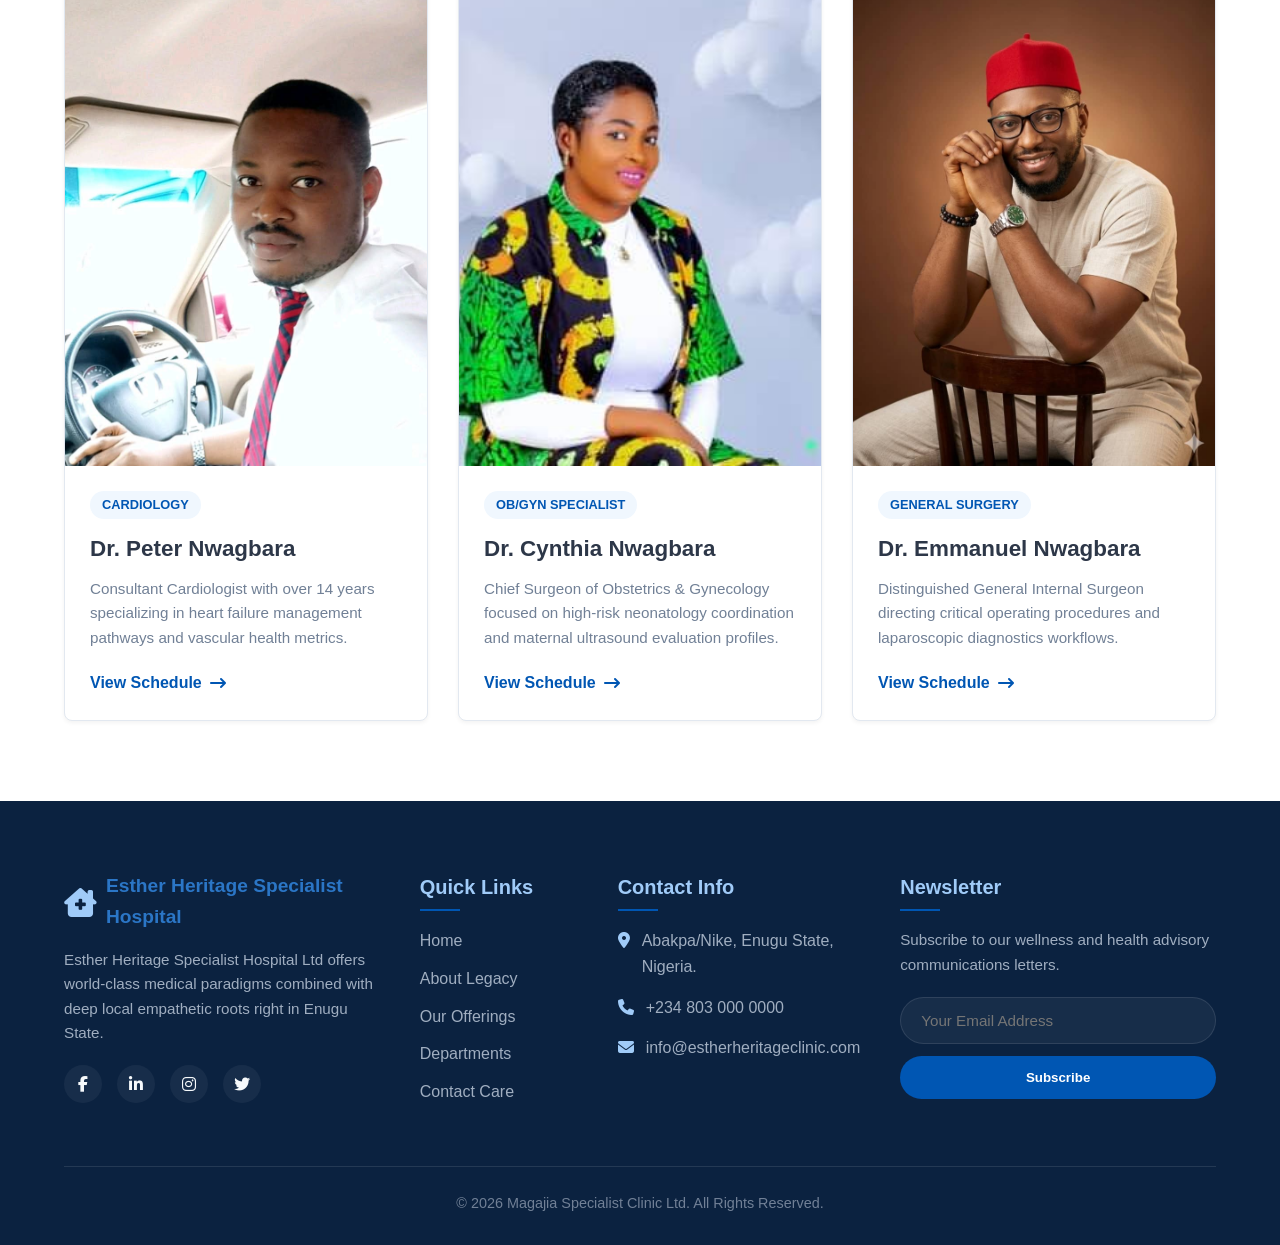
<file: After-Vibe-Engineer/services.html>
<!DOCTYPE html>
<html lang="en">
<head>
    <meta charset="UTF-8">
    <meta name="viewport" content="width=device-width, initial-scale=1.0">
    <title>Esther Heritage Specialist Hospital</title>
    <link rel="stylesheet" href="/After-Vibe-Engineer/index.css">
    <link rel="stylesheet" href="https://cdnjs.cloudflare.com/ajax/libs/font-awesome/6.4.0/css/all.min.css">
</head>
<body>

    <header class="global-header">
        <div class="header-container">
            <a href="index.html" class="logo-area">
                <i class="fa-solid fa-house-chimney-medical"></i>
                <span>Esther Heritage Specialist Hospital</span>
            </a>
            
            <input type="checkbox" id="mobile-menu-checkbox">
            <label for="mobile-menu-checkbox" class="menu-toggle">
                <i class="fa-solid fa-bars"></i>
            </label>

            <nav class="main-nav">
                <ul class="nav-list">
                    <li class="nav-item">
                        <a href="index.html" class="nav-link">Home <i class="fa-solid fa-chevron-down" style="font-size:0.7rem;"></i></a>
                        <ul class="dropdown-menu">
                            <li><a href="index.html#welcome">Welcome Message</a></li>
                            <li><a href="index.html#features">Core Strengths</a></li>
                        </ul>
                    </li>
                    <li class="nav-item">
                        <a href="about.html" class="nav-link">About <i class="fa-solid fa-chevron-down" style="font-size:0.7rem;"></i></a>
                        <ul class="dropdown-menu">
                            <li><a href="about.html#story">Our Story & Legacy</a></li>
                            <li><a href="about.html#mission">Mission & Vision</a></li>
                        </ul>
                    </li>
                    <li class="nav-item">
                        <a href="services.html" class="nav-link">Services <i class="fa-solid fa-chevron-down" style="font-size:0.7rem;"></i></a>
                        <ul class="dropdown-menu">
                            <li><a href="services.html#grid">Clinical Services</a></li>
                            <li><a href="services.html#doctors">Our Specialists</a></li>
                        </ul>
                    </li>
                    <li class="nav-item">
                        <a href="departments.html" class="nav-link">Departments <i class="fa-solid fa-chevron-down" style="font-size:0.7rem;"></i></a>
                        <ul class="dropdown-menu">
                            <li><a href="departments.html#pediatrics">Pediatrics</a></li>
                            <li><a href="departments.html#obgyn">Obstetrics & Gynecology</a></li>
                            <li><a href="departments.html#surgery">General Surgery</a></li>
                        </ul>
                    </li>
                    <li class="nav-item">
                        <a href="contact.html" class="nav-link">Customer Care & Contact <i class="fa-solid fa-chevron-down" style="font-size:0.7rem;"></i></a>
                        <ul class="dropdown-menu">
                            <li><a href="contact.html#faq">FAQs Accordion</a></li>
                            <li><a href="contact.html#form">Inquiry Desk</a></li>
                        </ul>
                    </li>
                </ul>
            </nav>

            <a href="contact.html#form" class="btn-primary">Book Appointment</a>
        </div>
    </header>


    <main>
        <section class="services-banner-hero">
            <div class="banner-overlay"></div>
            <div class="banner-text-content">
                <h2 class="section-title">Comprehensive Clinical Offerings</h2>
                <p>Moving forward with clinical innovation from foundation to future.</p>
            </div>
        </section>

        <section id="grid" class="section-sky">
            
            <div class="services-grid-wrapper">
                <div class="service-micro-card">
                    <div class="srv-icon-header"><i class="fa-solid fa-crutch"></i></div>
                    <h3>Medical Surgical Care</h3>
                    <p>Equipped with optimized surgical suites handling complex abdominal, general, and emergency operative procedures safe from cross-contamination.</p>
                </div>
                <div class="service-micro-card">
                    <div class="srv-icon-header"><i class="fa-solid fa-heart-pulse"></i></div>
                    <h3>Fitness & Wellness Programs</h3>
                    <p>Preventative clinical lifestyle management architectures including targeted metabolic evaluation, physiological counseling, and cardiovascular wellness screening.</p>
                </div>
                <div class="service-micro-card">
                    <div class="srv-icon-header"><i class="fa-solid fa-wave-square"></i></div>
                    <h3>Advanced ECG Diagnostics</h3>
                    <p>Precision electrocardiogram measurements mapped instantly to provide early diagnostics on arrhythmia, myocardial infarcts, or structural anomalies.</p>
                </div>
                <div class="service-micro-card">
                    <div class="srv-icon-header"><i class="fa-solid fa-prescription-bottle-medical"></i></div>
                    <h3>In-House Pharmacy Services</h3>
                    <p>24-hour pharmaceutical access stock-holding completely genuine medicines direct from authentic global manufacturer lines.</p>
                </div>
            </div>
        </section>

        <section id="doctors" class="section-white">
            <h2 class="section-title">Meet Our Specialist Doctors</h2>
            
            <div class="doctors-profile-deck">
                <div class="doctor-profile-card">
                    <div class="doc-avatar-box">
                        <img src="/images/WhatsApp Image 2026-06-10 at 7.43.48 PM (1).jpeg" alt="Nigerian Doctor Consultant Cardiologist">
                    </div>
                    <div class="doc-details-box">
                        <span class="doc-tag">Cardiology</span>
                        <h3>Dr. Peter Nwagbara</h3>
                        <p class="doc-bio-desc">Consultant Cardiologist with over 14 years specializing in heart failure management pathways and vascular health metrics.</p>
                        <a href="https://docs.google.com/document/d/1SMIrPTxsubG-mZGFhBNlGuBOklCuUU0wcUDwTv__cog/edit?usp=drive_web" target="_blank" class="schedule-link-action">
                                View Schedule <i class="fa-solid fa-arrow-right-long"></i>
                        </a>
                    </div>
                </div>

                <div class="doctor-profile-card">
                    <div class="doc-avatar-box">
                        <img src="/images/WhatsApp Image 2026-06-10 at 8.18.22 PM.jpeg" alt="Nigerian Doctor Consultant Gynecologist">
                    </div>
                    <div class="doc-details-box">
                        <span class="doc-tag">OB/GYN Specialist</span>
                        <h3>Dr. Cynthia Nwagbara</h3>
                        <p class="doc-bio-desc">Chief Surgeon of Obstetrics & Gynecology focused on high-risk neonatology coordination and maternal ultrasound evaluation profiles.</p>
                        <a href="https://docs.google.com/document/d/1SMIrPTxsubG-mZGFhBNlGuBOklCuUU0wcUDwTv__cog/edit?usp=drive_web" target="_blank" class="schedule-link-action">
                                View Schedule <i class="fa-solid fa-arrow-right-long"></i>
                        </a>
                    </div>
                </div>

                <div class="doctor-profile-card">
                    <div class="doc-avatar-box">
                        <img src="/images/WhatsApp Image 2026-06-10 at 7.36.19 PM.jpeg" alt="Nigerian Doctor General Internal Surgeon">
                    </div>
                    <div class="doc-details-box">
                        <span class="doc-tag">General Surgery</span>
                        <h3>Dr. Emmanuel Nwagbara</h3>
                        <p class="doc-bio-desc">Distinguished General Internal Surgeon directing critical operating procedures and laparoscopic diagnostics workflows.</p>
                        <a href="https://docs.google.com/document/d/1SMIrPTxsubG-mZGFhBNlGuBOklCuUU0wcUDwTv__cog/edit?usp=drive_web" target="_blank" class="schedule-link-action">
                                View Schedule <i class="fa-solid fa-arrow-right-long"></i>
                        </a>
                    </div>
                </div>
            </div>
        </section>
    </main>


    <footer class="global-footer">
        <div class="footer-container">
            <div class="footer-col">
                <div class="logo-area" style="color: var(--color-white); margin-bottom: 15px;">
                    <i class="fa-solid fa-house-chimney-medical" style="color: var(--color-primary-light);"></i>
                    <span>Esther Heritage Specialist Hospital </span>
                </div>
                <p>Esther Heritage Specialist Hospital Ltd offers world-class medical paradigms combined with deep local empathetic roots right in Enugu State.</p>
                <div class="social-icons">
                    <a href="https://www.facebook.com/"><i class="fa-brands fa-facebook-f"></i></a>
                    <a href="https://www.linkedin.com/feed/"><i class="fa-brands fa-linkedin-in"></i></a>
                    <a href="https://www.instagram.com/"><i class="fa-brands fa-instagram"></i></a>
                    <a href="https://x.com/"><i class="fa-brands fa-twitter"></i></a>
                </div>
            </div>
            <div class="footer-col">
                <h3>Quick Links</h3>
                <ul class="quick-links">
                    <li><a href="index.html">Home</a></li>
                    <li><a href="about.html">About Legacy</a></li>
                    <li><a href="services.html">Our Offerings</a></li>
                    <li><a href="departments.html">Departments</a></li>
                    <li><a href="contact.html">Contact Care</a></li>
                </ul>
            </div>
            <div class="footer-col">
                <h3>Contact Info</h3>
                <ul class="contact-info-list">
                    <li><i class="fa-solid fa-location-dot"></i> <span>Abakpa/Nike, Enugu State, Nigeria.</span></li>
                    <li><i class="fa-solid fa-phone"></i> <span>+234 803 000 0000</span></li>
                    <li><i class="fa-solid fa-envelope"></i> <span>info@estherheritageclinic.com</span></li>
                </ul>
            </div>
            <div class="footer-col">
                <h3>Newsletter</h3>
                <p>Subscribe to our wellness and health advisory communications letters.</p>
                <form class="newsletter-form" action="#" method="POST">
                    <input type="email" placeholder="Your Email Address" required>
                    <button type="submit">Subscribe</button>
                </form>
            </div>
        </div>
        <div class="footer-bottom">
            <p>&copy; 2026 Magajia Specialist Clinic Ltd. All Rights Reserved.</p>
        </div>
    </footer>

</body>
</html>
</file>
<file: index.css>
/* ==========================================================================
   DESIGN SYSTEM & CORE VARIABLES
   ========================================================================== */
:root {
    /* Primary Colors */
    --color-primary-light: #a0cbf8;
    --color-primary-dark: #537f8e;
    --color-accent: #0056b3; /* Strong professional medical blue */
    
    /* Neutrals & Backgrounds */
    --color-white: #ffffff;
    --color-sky-blue: #f0f7fe;
    --color-deep-blue: #0b2240; /* Footer background */
    --color-text-dark: #2d3748;
    --color-text-light: #f7fafc;
    --color-gray: #718096;
    --color-border: #e2e8f0;

    /* Typography */
    --font-primary: 'monteserrat', -apple-system, BlinkMacSystemFont, Roboto, Oxygen, Ubuntu, Cantarell, sans-serif;
    
    /* Transitions & Shadows */
    --transition-smooth: all 0.3s ease-in-out;
    --shadow-sm: 0 2px 4px rgba(0,0,0,0.05);
    --shadow-md: 0 4px 6px rgba(0,0,0,0.1);
    --shadow-lg: 0 10px 15px rgba(0,0,0,0.1);
    --radius-sm: 4px;
    --radius-md: 8px;
    --radius-lg: 30px;
}

/* Base Resets */
* {
    margin: 0;
    padding: 0;
    box-sizing: border-box;
}

body {
    font-family: var(--font-primary);
    color: var(--color-text-dark);
    line-height: 1.6;
    background-color: var(--color-white);
    overflow-x: hidden;
}

a {
    text-decoration: none;
    color: inherit;
    transition: var(--transition-smooth);
}

ul {
    list-style: none;
}

img {
    max-width: 100%;
    height: auto;
    display: block;
}

/* Reusable Components & Alternating Section Utilities */
.section-sky {
    background-color: var(--color-sky-blue);
    color: var(--color-text-dark);
    padding: 80px 5%;
}

.section-white {
    background-color: var(--color-white);
    color: var(--color-text-dark);
    padding: 80px 5%;
}

.section-dark-teal {
    background-color: var(--color-primary-dark);
    color: var(--color-text-light);
    padding: 80px 5%;
}

.section-title {
    text-align: center;
    font-size: 2.5rem;
    margin-bottom: 40px;
    position: relative;
    font-weight: 700;
}

.btn-primary {
    background-color: var(--color-accent);
    color: var(--color-white);
    padding: 12px 45px;
    border-radius: var(--radius-lg);
    font-weight: 600;
    border: 2px solid transparent;
    cursor: pointer;
    display: inline-block;
    transition: var(--transition-smooth);
}

.btn-primary:hover {
    background-color: transparent;
    border-color: var(--color-accent);
    color: var(--color-accent);
    transform: translateY(-2px);
}

/* ==========================================================================
   GLOBAL HEADER
   ========================================================================== */
.global-header {
    background-color: var(--color-white);
    box-shadow: var(--shadow-sm);
    position: sticky;
    top: 0;
    z-index: 1000;
    width: 100%;
}

.header-container {
    max-width: 1700px;
    margin: 0 auto;
    display: flex;
    justify-content: space-between;
    align-items: center;
    padding: 15px 5%;
}

.logo-area {
    display: flex;
    align-items: center;
    gap: 10px;
    font-size: 1.4rem;
    font-weight: 700;
    color: var(--color-accent);
}

.logo-area i {
    font-size: 1.8rem;
    color: var(--color-accent);
}

.logo-area span {
    font-size: 1.2rem;
    color: #2b76c6;
}

/* Navigation & Multi-level Mega Dropdowns */
.main-nav .nav-list {
    display: flex;
    align-items: center;
    gap: 25px;
}

.nav-item {
    position: relative;
    padding: 10px 0;
}

.nav-link {
    font-weight: 600;
    color: var(--color-text-dark);
    font-size: 1rem;
    display: flex;
    align-items: center;
    gap: 5px;
}

.nav-link:hover, .nav-item:hover .nav-link {
    color: var(--color-accent);
}

/* Beautiful Dropdown Styles */
.dropdown-menu {
    position: absolute;
    top: 100%;
    left: 50%;
    transform: translateX(-50%) translateY(15px);
    background-color: var(--color-white);
    min-width: 240px;
    box-shadow: var(--shadow-lg);
    border-radius: var(--radius-md);
    padding: 15px 0;
    opacity: 0;
    visibility: hidden;
    transition: opacity 0.3s ease, transform 0.3s ease, visibility 0.3s;
    border-top: 4px solid var(--color-accent);
}

.dropdown-menu li a {
    display: block;
    padding: 10px 24px;
    color: var(--color-text-dark);
    font-weight: 500;
    font-size: 0.95rem;
}

.dropdown-menu li a:hover {
    background-color: var(--color-sky-blue);
    color: var(--color-accent);
    padding-left: 30px;
}

.nav-item:hover .dropdown-menu {
    opacity: 1;
    visibility: visible;
    transform: translateX(-50%) translateY(0);
}

/* Mobile Toggle Hamburger */
.menu-toggle {
    display: none;
    font-size: 1.5rem;
    cursor: pointer;
    color: var(--color-text-dark);
}

#mobile-menu-checkbox {
    display: none;
}

/* ==========================================================================
   HERO LAYOUT WITH RIGHT-ALIGNED TEXT BLOCK
   ========================================================================== */
.hero-section {
    position: relative;
    min-height: 100vh;
    background-image: url('/images/building6.jpg'); /* Modern hospital building background placeholder */
    background-size: cover;
    background-position: center;
    display: flex;
    align-items: center;
    justify-content: flex-start;
    padding: 0 5% 120px 5%;
}

.hero-overlay-dark {
    position: absolute;
    top: 0;
    left: 0;
    width: 100%;
    height: 100%;
    background: linear-gradient(to right, rgba(11, 34, 64, 0.4), rgba(11, 34, 64, 0.85));
    z-index: 1;
}

.hero-content-wrapper {
    position: relative;
    z-index: 2;
    max-width: 650px;
    width: 100%;
    text-align: left;
}

.hero-headline {
    font-size: 3.5rem;
    color: var(--color-white);
    line-height: 1.2;
    margin-bottom: 20px;
    font-weight: 800;
}

.hero-lead-text {
    font-size: 1.2rem;
    color: #e2e8f0;
    margin-bottom: 35px;
}

.hero-btn-group {
    display: flex;
    align-items: center;
    gap: 20px;
}

.btn-video {
    color: var(--color-white);
    font-weight: 600;
    display: flex;
    align-items: center;
    gap: 10px;
    font-size: 1rem;
    padding: 0.2rem 1rem;
    border: 2px solid var(--color-primary-light);
    border-radius: 20px;
}

.btn-video:hover {
    background-color: #a0cbf8;
}

.video-play-icon {
    width: 40px;
    height: 40px;
    border-radius: 50%;
    background-color: var(--color-primary-light);
    color: var(--color-deep-blue);
    display: flex;
    align-items: center;
    justify-content: center;
    transition: var(--transition-smooth);
}

.btn-video:hover .video-play-icon {
    background-color: var(--color-white);
    transform: scale(1.1);
}

/* Floating Overlay Feature Grid at Base */
.hero-feature-container {
    position: absolute;
    bottom: -60px;
    left: 5%;
    right: 5%;
    max-width: 1400px;
    margin: 0 auto;
    display: grid;
    grid-template-columns: repeat(4, 1fr);
    gap: 20px;
    z-index: 10;
}

.feature-card-item {
    background-color: var(--color-white);
    padding: 30px 25px;
    border-radius: var(--radius-md);
    box-shadow: var(--shadow-lg);
    border-bottom: 4px solid var(--color-accent);
    border-top: 4px solid var(--color-accent);
    transition: var(--transition-smooth);
}

.feature-card-item:hover {
    transform: translateY(-5px);
    border-bottom-color: var(--color-accent);
}

.feature-card-item i {
    font-size: 2.2rem;
    color: var(--color-accent);
    margin-bottom: 15px;
}

.feature-card-item h4 {
    font-size: 1.2rem;
    margin-bottom: 10px;
    color: var(--color-text-dark);
}

.feature-card-item p {
    font-size: 0.9rem;
    color: var(--color-gray);
}

/* Preview/Intro Container Formatting */
.narrow-container {
    max-width: 900px;
    margin: 0 auto;
}

.text-center-wrapper {
    text-align: center;
    padding-top: 140px; /* Offset spacing for floating grid overflow */
}

.section-subtitle {
    font-size: 1.15rem;
    line-height: 1.8;
    color: var(--color-gray);
}


/* ==========================================================================
   ABOUT PAGE CONTENT & BRAND STORY STYLING
   ========================================================================== */
.about-banner-hero {
    position: relative;
    height: 450px;
    background-image: url('https://images.unsplash.com/photo-1519494026892-80bbd2d6fd0d?auto=format&fit=crop&w=1920&q=80');
    background-size: cover;
    background-position: center;
    display: flex;
    align-items: center;
    justify-content: center;
    text-align: center;
    color: var(--color-white);
}

.banner-overlay {
    position: absolute;
    width: 100%;
    height: 100%;
    background: rgba(11, 34, 64, 0.7);
    top: 0;
    left: 0;
}

.banner-text-content {
    position: relative;
    z-index: 2;
    padding: 0 20px;
}

.banner-text-content h1 {
    font-size: 2.8rem;
    margin-bottom: 10px;
}

/* Story Context Splits */
.about-story-container {
    max-width: 1200px;
    margin: 0 auto;
    display: grid;
    grid-template-columns: 1.2fr 1fr;
    gap: 50px;
    align-items: center;
}

.heritage-tag {
    color: var(--color-accent);
    text-transform: uppercase;
    font-weight: 700;
    letter-spacing: 2px;
    font-size: 0.85rem;
    display: inline-block;
    margin-bottom: 10px;
}

.story-typography h2 {
    font-size: 2.2rem;
    line-height: 1.3;
    margin-bottom: 20px;
    color: var(--color-text-dark);
}

.story-typography p {
    margin-bottom: 20px;
    color: var(--color-gray);
    font-size: 1.05rem;
}

.legacy-blockquote {
    border-left: 4px solid var(--color-primary-dark);
    padding-left: 20px;
    font-style: italic;
    font-size: 1.1rem;
    color: var(--color-primary-dark);
    margin: 25px 0;
}

/* Image Placeholder Framework */
.media-placeholder-frame {
    background-color: var(--color-white);
    padding: 15px;
    box-shadow: var(--shadow-lg);
    border-radius: var(--radius-md);
}

.media-placeholder-frame img {
    border-radius: var(--radius-sm);
    width: 100%;
}

.frame-caption {
    margin-top: 15px;
    text-align: center;
    font-size: 0.9rem;
    color: var(--color-gray);
    font-weight: 600;
}

/* Values Alignment Structure */
.values-flex-layout {
    max-width: 1200px;
    margin: 0 auto;
    display: flex;
    gap: 30px;
}

.value-box-item {
    flex: 1;
    background: var(--color-white);
    padding: 40px;
    border-radius: var(--radius-md);
    box-shadow: var(--shadow-sm);
}

.value-icon {
    width: 60px;
    height: 60px;
    background-color: var(--color-sky-blue);
    color: var(--color-accent);
    border-radius: var(--radius-md);
    display: flex;
    align-items: center;
    justify-content: center;
    font-size: 1.8rem;
    margin-bottom: 20px;
}

.value-box-item h3 {
    margin-bottom: 15px;
    font-size: 1.4rem;
}

.value-box-item p {
    color: var(--color-gray);
}

/* ==========================================================================
   SERVICES GRID & PROFILE CARDS DECK
   ========================================================================== */
.services-banner-hero {
    position: relative;
    height: 450px;
    background-image: url('/images/services-bg.jpg');
    background-size: cover;
    background-position: center;
    display: flex;
    align-items: center;
    justify-content: center;
    text-align: center;
    color: var(--color-white);
}

.services-grid-wrapper {
    max-width: 1300px;
    margin: 0 auto;
    display: grid;
    grid-template-columns: repeat(auto-fit, minmax(280px, 1fr));
    gap: 30px;
}

.service-micro-card {
    background-color: var(--color-white);
    padding: 40px 30px;
    border-radius: var(--radius-md);
    box-shadow: var(--shadow-sm);
    transition: var(--transition-smooth);
}

/* Micro-interaction parameters on hover */
.service-micro-card:hover {
    transform: translateY(-8px);
    box-shadow: var(--shadow-lg);
    background-color: var(--color-primary-dark);
    color: var(--color-text-light);
}

.srv-icon-header {
    font-size: 2.5rem;
    color: var(--color-accent);
    margin-bottom: 20px;
    transition: var(--transition-smooth);
}

.service-micro-card:hover .srv-icon-header {
    color: var(--color-primary-light);
}

.service-micro-card h3 {
    font-size: 1.35rem;
    margin-bottom: 12px;
}

/* Doctor Profiles Flex/Grid Arrangement */
.doctors-profile-deck {
    max-width: 1300px;
    margin: 0 auto;
    display: grid;
    grid-template-columns: repeat(3, 1fr);
    gap: 30px;
}

.doctor-profile-card {
    background-color: var(--color-white);
    border: 1px solid var(--color-border);
    border-radius: var(--radius-md);
    overflow: hidden;
    box-shadow: var(--shadow-sm);
    display: flex;
    flex-direction: column;
}

.doc-avatar-box img {
    width: 100%;
    height: 480px;
    object-fit: cover;
}

.doc-details-box {
    padding: 25px;
    position: relative;
    flex-grow: 1;
    display: flex;
    flex-direction: column;
}

.doc-tag {
    background-color: var(--color-sky-blue);
    color: var(--color-accent);
    font-size: 0.8rem;
    font-weight: 700;
    text-transform: uppercase;
    padding: 4px 12px;
    border-radius: var(--radius-lg);
    align-self: flex-start;
    margin-bottom: 12px;
}

.doc-details-box h3 {
    font-size: 1.4rem;
    margin-bottom: 10px;
}

.doc-bio-desc {
    font-size: 0.95rem;
    color: var(--color-gray);
    margin-bottom: 20px;
    flex-grow: 1;
}

.schedule-link-action {
    color: var(--color-accent);
    font-weight: 600;
    display: inline-flex;
    align-items: center;
    gap: 8px;
}

.schedule-link-action:hover {
    color: var(--color-primary-dark);
    gap: 15px;
}

/* ==========================================================================
   DEPARTMENTS LAYOUT (ALTERNATING IMAGES / FLEX LAYOUTS)
   ========================================================================== */
.dept-banner-hero {
    position: relative;
    height: 450px;
    background-image: url('/images/dept-bg.jpg');
    background-size: cover;
    background-position: center;
    display: flex;
    align-items: center;
    justify-content: center;
    text-align: center;
    color: var(--color-white);
}

.dept-row-flex {
    max-width: 1200px;
    margin: 0 auto;
    display: flex;
    align-items: center;
    gap: 60px;
}

.dept-content-col, .dept-media-col {
    flex: 1;
}

.dept-icon-lbl {
    font-size: 1.1rem;
    font-weight: 700;
    color: var(--color-accent);
    display: flex;
    align-items: center;
    gap: 10px;
    margin-bottom: 15px;
}

.dept-content-col h3 {
    font-size: 2.2rem;
    line-height: 1.3;
    margin-bottom: 20px;
}

.dept-content-col p {
    font-size: 1.05rem;
    margin-bottom: 30px;
    line-height: 1.7;
}

.dept-visual-asset {
    width: 100%;
    height: 400px;
    object-fit: cover;
    border-radius: var(--radius-md);
    box-shadow: var(--shadow-lg);
}

.btn-dept-outline {
    display: inline-block;
    padding: 12px 25px;
    border: 2px solid var(--color-primary-dark);
    color: var(--color-primary-dark);
    font-weight: 600;
    border-radius: var(--radius-lg);
}

.btn-dept-outline:hover {
    background-color: var(--color-primary-dark);
    color: var(--color-white);
}

/* CSS Flip Utility Logic for Desk Screens */
.row-reverse-desktop {
    flex-direction: row-reverse;
}

/* ==========================================================================
   PATIENT FAQ ACCORDIONS (PURE VANILLA CSS INTERACTION)
   ========================================================================== */
.faq-banner-hero {
    position: relative;
    height: 450px;
    background-image: url('/images/contact.jpg');
    background-size: cover;
    background-position: center;
    display: flex;
    align-items: flex-end;
    justify-content: center;
    text-align: center;
    color: var(--color-white);
}

.faq-banner-hero h2{
    font-size: 3rem;
}

.hotlines-banner-grid {
    max-width: 800px;
    margin: 0 auto 40px auto;
    display: grid;
    grid-template-columns: 1fr 1fr;
    gap: 20px;
}

.hotline-pill {
    background-color: var(--color-white);
    padding: 30px;
    border-radius: var(--radius-md);
    display: flex;
    align-items: center;
    gap: 15px;
    box-shadow: var(--shadow-sm);
}

.hotline-pill i {
    font-size: 2rem;
    color: var(--color-accent);
}

.hotline-pill h5 {
    font-size: 1.5rem;
    color: var(--color-text-dark);
}

.hotline-pill p {
    font-weight: 700;
    color: var(--color-primary-dark);
}

/* Accordion Element Styling Base */
.faq-accordion-container {
    max-width: 800px;
    margin: 0 auto;
}

.faq-accordion-item {
    background-color: var(--color-white);
    margin-bottom: 15px;
    border-radius: var(--radius-md);
    box-shadow: var(--shadow-sm);
    overflow: hidden;
}

.accordion-trigger-input {
    display: none; /* Hide standard structural check state checkbox element */
}

.accordion-header-lbl {
    display: flex;
    justify-content: space-between;
    align-items: center;
    padding: 22px 30px;
    font-weight: 600;
    cursor: pointer;
    background-color: var(--color-white);
    user-select: none;
    transition: var(--transition-smooth);
}

.accordion-header-lbl i {
    transition: transform 0.3s ease;
}

/* Expansion panel behavior triggers using CSS selectors */
.accordion-content-panel {
    max-height: 0;
    overflow: hidden;
    padding: 0 30px;
    transition: max-height 0.3s ease-in-out, padding 0.3s ease;
    color: var(--color-gray);
    background-color: #fafbfc;
}

.accordion-content-panel p {
    padding-bottom: 22px;
}

.accordion-trigger-input:checked ~ .accordion-header-lbl {
    color: var(--color-accent);
    border-bottom: 1px solid var(--color-border);
}

.accordion-trigger-input:checked ~ .accordion-header-lbl i {
    transform: rotate(180deg);
}

.accordion-trigger-input:checked ~ .accordion-content-panel {
    max-height: 200px; /* arbitrary limit safe wrapper bounds */
    padding-top: 20px;
}

/* ==========================================================================
   CONSOLIDATED SIDE-BY-SIDE CONTACT SECTOR
   ========================================================================== */
.contact-split-grid {
    max-width: 1200px;
    margin: 0 auto;
    display: grid;
    grid-template-columns: 1fr 1.2fr;
    gap: 60px;
}

.panel-intro-lead {
    color: var(--color-gray);
    margin-top: 15px;
    margin-bottom: 35px;
    font-size: 1.05rem;
}

.contact-media-row {
    display: flex;
    align-items: center;
    gap: 20px;
    margin-bottom: 25px;
}

.circle-icon {
    width: 54px;
    height: 54px;
    background-color: var(--color-sky-blue);
    color: var(--color-accent);
    border-radius: 50%;
    display: flex;
    align-items: center;
    justify-content: center;
    font-size: 1.3rem;
}

.brand-social-med-circles {
    display: flex;
    gap: 15px;
    margin-top: 40px;
}

.med-circle-icon {
    width: 44px;
    height: 44px;
    border: 2px solid var(--color-primary-light);
    border-radius: 50%;
    display: flex;
    align-items: center;
    justify-content: center;
    color: var(--color-accent);
    font-weight: 600;
}

.med-circle-icon:hover {
    background-color: var(--color-accent);
    border-color: var(--color-accent);
    color: var(--color-white);
    transform: translateY(-2px);
}

/* Modern Input Group with Floating Labels Styles */
.contact-form-card-panel {
    background-color: var(--color-white);
    padding: 45px;
    border-radius: var(--radius-md);
    box-shadow: var(--shadow-lg);
    border: 1px solid var(--color-border);
}

.contact-form-card-panel h3 {
    margin-bottom: 30px;
    font-size: 1.6rem;
}

.form-group-row {
    position: relative;
    margin-bottom: 25px;
}

.form-control-input, .form-control-textarea, .form-control-select {
    width: 100%;
    padding: 16px;
    border: 1px solid var(--color-border);
    border-radius: var(--radius-md);
    outline: none;
    background: transparent;
    font-size: 1rem;
    font-family: inherit;
    transition: var(--transition-smooth);
}

.form-control-select {
    color: var(--color-text-dark);
    background-color: var(--color-white);
    cursor: pointer;
}

/* Float Label Animation Metrics logic based on placeholder focus hooks */
.form-control-input:focus, .form-control-textarea:focus, .form-control-select:focus {
    border-color: var(--color-accent);
    box-shadow: 0 0 0 3px rgba(0, 86, 179, 0.1);
}

.floating-label-text {
    position: absolute;
    left: 16px;
    top: 50%;
    transform: translateY(-50%);
    color: var(--color-gray);
    pointer-events: none;
    transition: 0.2s ease all;
    background-color: var(--color-white);
    padding: 0 4px;
}

.form-control-textarea ~ .floating-label-text {
    top: 25px;
}

/* Shrink and slide up condition whenever input is focused or not empty */
.form-control-input:focus ~ .floating-label-text,
.form-control-input:not(:placeholder-shown) ~ .floating-label-text,
.form-control-textarea:focus ~ .floating-label-text,
.form-control-textarea:not(:placeholder-shown) ~ .floating-label-text {
    top: 0;
    font-size: 0.8rem;
    color: var(--color-accent);
    font-weight: 600;
}



/* ==========================================================================
   GLOBAL FOOTER
   ========================================================================== */
.global-footer {
    background-color: var(--color-deep-blue);
    color: var(--color-text-light);
    padding: 70px 5% 30px 5%;
}

.footer-container {
    max-width: 1400px;
    margin: 0 auto;
    display: grid;
    grid-template-columns: 2fr 1fr 1.5fr 2fr;
    gap: 40px;
}

.footer-col h3 {
    color: var(--color-primary-light);
    font-size: 1.25rem;
    margin-bottom: 25px;
    position: relative;
}

.footer-col h3::after {
    content: '';
    position: absolute;
    left: 0;
    bottom: -8px;
    width: 40px;
    height: 2px;
    background-color: var(--color-accent);
}

.footer-col p {
    color: #a0aec0;
    margin-bottom: 20px;
    font-size: 0.95rem;
}

.social-icons {
    display: flex;
    gap: 15px;
}

.social-icons a {
    width: 38px;
    height: 38px;
    background-color: rgba(255,255,255,0.05);
    display: flex;
    align-items: center;
    justify-content: center;
    border-radius: 50%;
    color: var(--color-text-light);
}

.social-icons a:hover {
    background-color: var(--color-accent);
    color: var(--color-white);
    transform: translateY(-3px);
}

.quick-links li {
    margin-bottom: 12px;
}

.quick-links a {
    color: #a0aec0;
}

.quick-links a:hover {
    color: var(--color-primary-light);
    padding-left: 5px;
}

.contact-info-list li {
    display: flex;
    align-items: flex-start;
    gap: 12px;
    margin-bottom: 15px;
    color: #a0aec0;
}

.contact-info-list i {
    color: var(--color-primary-light);
    margin-top: 4px;
}

/* Newsletter Form */
.newsletter-form {
    display: flex;
    flex-direction: column;
    gap: 12px;
}

.newsletter-form input[type="email"] {
    padding: 14px 20px;
    border-radius: var(--radius-lg);
    border: 1px solid rgba(255,255,255,0.1);
    background-color: rgba(255,255,255,0.05);
    color: var(--color-white);
    font-size: 0.95rem;
    outline: none;
}

.newsletter-form input[type="email"]:focus {
    border-color: var(--color-primary-light);
}

.newsletter-form button {
    padding: 14px 20px;
    border-radius: var(--radius-lg);
    background-color: var(--color-accent);
    color: var(--color-white);
    border: none;
    font-weight: 600;
    cursor: pointer;
    transition: var(--transition-smooth);
}

.newsletter-form button:hover {
    background-color: var(--color-primary-light);
    color: var(--color-deep-blue);
}

.footer-bottom {
    max-width: 1400px;
    margin: 50px auto 0 auto;
    padding-top: 25px;
    border-top: 1px solid rgba(255,255,255,0.1);
    text-align: center;
    font-size: 0.9rem;
    color: #718096;
}

/* ==========================================================================
   RESPONSIVE MEDIA QUERIES (GLOBAL)
   ========================================================================== */
@media (max-width: 1024px) {
   .menu-toggle {
        display: block;
    }

    .main-nav {
        position: absolute;
        top: 100%;
        left: 0;
        width: 100%;
        background-color: var(--color-white);
        box-shadow: var(--shadow-md);
        max-height: 0;
        overflow: hidden;
        transition: max-height 0.4s ease-in-out;
    }


    .header-container .btn-primary {
        display: none; /* Accessible inside drawer if added, or compressed */
    }

    .hero-feature-container {
        grid-template-columns: repeat(2, 1fr);
        position: static;
        margin-top: 40px;
        padding: 0;
    }
    .hero-section {
        flex-direction: column;
        justify-content: center;
        padding-bottom: 40px;
        background-position: left;
    }
    .text-center-wrapper {
        padding-top: 80px;
    }

    .footer-container {
        grid-template-columns: 1fr 1fr;
        gap: 30px;
    }

}


@media (max-width: 900px) {
    .menu-toggle {
        display: block;
    }
    .about-story-container {
        grid-template-columns: 1fr;
    }
    .values-flex-layout {
        flex-direction: column;
    }

    .contact-split-grid {
        grid-template-columns: 1fr;
        gap: 40px;
    }
    .hotlines-banner-grid {
        grid-template-columns: 1fr;
    }
    .contact-form-card-panel {
        padding: 25px;
    }
}


@media (max-width: 768px) {
    .menu-toggle {
        display: block;
    }


    .main-nav {
        position: absolute;
        top: 100%;
        left: 0;
        width: 100%;
        background-color: var(--color-white);
        box-shadow: var(--shadow-md);
        max-height: 0;
        overflow: hidden;
        transition: max-height 0.4s ease-in-out;
    }

    .main-nav .nav-list {
        flex-direction: column;
        padding: 20px;
        align-items: flex-start;
        gap: 0;
    }

    .nav-item {
        width: 100%;
        border-bottom: 1px solid var(--color-border);
    }

    .dropdown-menu {
        position: static;
        transform: none;
        opacity: 1;
        visibility: visible;
        box-shadow: none;
        border-top: none;
        max-height: 0;
        overflow: hidden;
        padding: 0;
        transition: max-height 0.3s ease;
    }

    .nav-item:hover .dropdown-menu {
        max-height: 300px;
        padding: 10px 0;
    }

    #mobile-menu-checkbox:checked ~ .main-nav {
        max-height: 100vh;
        overflow-y: auto;
    }

    .header-container .btn-primary {
        display: none; /* Accessible inside drawer if added, or compressed */
    }

    .footer-container {
        grid-template-columns: 1fr;
    }

    .hero-feature-container {
        grid-template-columns: repeat(2, 1fr);
        position: static;
        margin-top: 40px;
        padding: 0;
    }
    .hero-section {
        flex-direction: column;
        justify-content: center;
        padding-bottom: 40px;
        background-position: left;
    }
    .text-center-wrapper {
        padding-top: 80px;
    }

    .dept-row-flex, .row-reverse-desktop {
        flex-direction: column-reverse;
        gap: 30px;
    }
    .dept-content-col h3 {
        font-size: 1.7rem;
    }
    .dept-visual-asset {
        height: 280px;
    }
}



@media (max-width: 640px) {
    .hero-headline {
        font-size: 2.3rem;
    }
    .hero-feature-container {
        grid-template-columns: 1fr;
    }
    .hero-btn-group {
        flex-direction: column;
        align-items: flex-start;
    }
}

/* Responsive adjustment profiles */
@media (max-width: 480px) {
    .doctors-profile-deck {
        grid-template-columns: 1fr;
    }
}
</file>
<file: After-Vibe-Engineer/index.css>
/* ==========================================================================
   DESIGN SYSTEM & CORE VARIABLES
   ========================================================================== */
:root {
    /* Primary Colors */
    --color-primary-light: #a0cbf8;
    --color-primary-dark: #537f8e;
    --color-accent: #0056b3; /* Strong professional medical blue */
    
    /* Neutrals & Backgrounds */
    --color-white: #ffffff;
    --color-sky-blue: #f0f7fe;
    --color-deep-blue: #0b2240; /* Footer background */
    --color-text-dark: #2d3748;
    --color-text-light: #f7fafc;
    --color-gray: #718096;
    --color-border: #e2e8f0;

    /* Typography */
    --font-primary: 'Segoe UI', -apple-system, BlinkMacSystemFont, Roboto, Oxygen, Ubuntu, Cantarell, sans-serif;
    
    /* Transitions & Shadows */
    --transition-smooth: all 0.3s ease-in-out;
    --shadow-sm: 0 2px 4px rgba(0,0,0,0.05);
    --shadow-md: 0 4px 6px rgba(0,0,0,0.1);
    --shadow-lg: 0 10px 15px rgba(0,0,0,0.1);
    --radius-sm: 4px;
    --radius-md: 8px;
    --radius-lg: 30px;
}

/* Base Resets */
* {
    margin: 0;
    padding: 0;
    box-sizing: border-box;
}

body {
    font-family: var(--font-primary);
    color: var(--color-text-dark);
    line-height: 1.6;
    background-color: var(--color-white);
    overflow-x: hidden;
}

a {
    text-decoration: none;
    color: inherit;
    transition: var(--transition-smooth);
}

ul {
    list-style: none;
}

img {
    max-width: 100%;
    height: auto;
    display: block;
}

/* Reusable Components & Alternating Section Utilities */
.section-sky {
    background-color: var(--color-sky-blue);
    color: var(--color-text-dark);
    padding: 80px 5%;
}

.section-white {
    background-color: var(--color-white);
    color: var(--color-text-dark);
    padding: 80px 5%;
}

.section-dark-teal {
    background-color: var(--color-primary-dark);
    color: var(--color-text-light);
    padding: 80px 5%;
}

.section-title {
    text-align: center;
    font-size: 2.5rem;
    margin-bottom: 40px;
    position: relative;
    font-weight: 700;
}

.btn-primary {
    background-color: var(--color-accent);
    color: var(--color-white);
    padding: 12px 28px;
    border-radius: var(--radius-lg);
    font-weight: 600;
    border: 2px solid transparent;
    cursor: pointer;
    display: inline-block;
    transition: var(--transition-smooth);
}

.btn-primary:hover {
    background-color: transparent;
    border-color: var(--color-accent);
    color: var(--color-accent);
    transform: translateY(-2px);
}

/* ==========================================================================
   GLOBAL HEADER
   ========================================================================== */
.global-header {
    background-color: var(--color-white);
    box-shadow: var(--shadow-sm);
    position: sticky;
    top: 0;
    z-index: 1000;
    width: 100%;
}

.header-container {
    max-width: 1400px;
    margin: 0 auto;
    display: flex;
    justify-content: space-between;
    align-items: center;
    padding: 15px 5%;
}

.logo-area {
    display: flex;
    align-items: center;
    gap: 10px;
    font-size: 1.4rem;
    font-weight: 700;
    color: var(--color-accent);
}

.logo-area i {
    font-size: 1.8rem;
    color: var(--color-accent);
}

.logo-area span {
    font-size: 1.2rem;
    color: #2b76c6;
}

/* Navigation & Multi-level Mega Dropdowns */
.main-nav .nav-list {
    display: flex;
    align-items: center;
    gap: 25px;
}

.nav-item {
    position: relative;
    padding: 10px 0;
}

.nav-link {
    font-weight: 600;
    color: var(--color-text-dark);
    font-size: 1rem;
    display: flex;
    align-items: center;
    gap: 5px;
}

.nav-link:hover, .nav-item:hover .nav-link {
    color: var(--color-accent);
}

/* Beautiful Dropdown Styles */
.dropdown-menu {
    position: absolute;
    top: 100%;
    left: 50%;
    transform: translateX(-50%) translateY(15px);
    background-color: var(--color-white);
    min-width: 240px;
    box-shadow: var(--shadow-lg);
    border-radius: var(--radius-md);
    padding: 15px 0;
    opacity: 0;
    visibility: hidden;
    transition: opacity 0.3s ease, transform 0.3s ease, visibility 0.3s;
    border-top: 4px solid var(--color-accent);
}

.dropdown-menu li a {
    display: block;
    padding: 10px 24px;
    color: var(--color-text-dark);
    font-weight: 500;
    font-size: 0.95rem;
}

.dropdown-menu li a:hover {
    background-color: var(--color-sky-blue);
    color: var(--color-accent);
    padding-left: 30px;
}

.nav-item:hover .dropdown-menu {
    opacity: 1;
    visibility: visible;
    transform: translateX(-50%) translateY(0);
}

/* Mobile Toggle Hamburger */
.menu-toggle {
    display: none;
    font-size: 1.5rem;
    cursor: pointer;
    color: var(--color-text-dark);
}

#mobile-menu-checkbox {
    display: none;
}

/* ==========================================================================
   HERO LAYOUT WITH RIGHT-ALIGNED TEXT BLOCK
   ========================================================================== */
.hero-section {
    position: relative;
    min-height: 100vh;
    background-image: url('/images/building6.jpg'); /* Modern hospital building background placeholder */
    background-size: cover;
    background-position: center;
    display: flex;
    align-items: center;
    justify-content: flex-start;
    padding: 0 5% 120px 5%;
}

.hero-overlay-dark {
    position: absolute;
    top: 0;
    left: 0;
    width: 100%;
    height: 100%;
    background: linear-gradient(to right, rgba(11, 34, 64, 0.4), rgba(11, 34, 64, 0.85));
    z-index: 1;
}

.hero-content-wrapper {
    position: relative;
    z-index: 2;
    max-width: 650px;
    width: 100%;
    text-align: left;
}

.hero-headline {
    font-size: 3.5rem;
    color: var(--color-white);
    line-height: 1.2;
    margin-bottom: 20px;
    font-weight: 800;
}

.hero-lead-text {
    font-size: 1.2rem;
    color: #e2e8f0;
    margin-bottom: 35px;
}

.hero-btn-group {
    display: flex;
    align-items: center;
    gap: 20px;
}

.btn-video {
    color: var(--color-white);
    font-weight: 600;
    display: flex;
    align-items: center;
    gap: 10px;
    font-size: 1rem;
    padding: 0.2rem;
    border: 2px solid var(--color-primary-light);
    border-radius: 20px;
}

.btn-video:hover {
    background-color: #a0cbf8;
}

.video-play-icon {
    width: 50px;
    height: 50px;
    border-radius: 50%;
    background-color: var(--color-primary-light);
    color: var(--color-deep-blue);
    display: flex;
    align-items: center;
    justify-content: center;
    transition: var(--transition-smooth);
}

.btn-video:hover .video-play-icon {
    background-color: var(--color-white);
    transform: scale(1.1);
}

/* Floating Overlay Feature Grid at Base */
.hero-feature-container {
    position: absolute;
    bottom: -60px;
    left: 5%;
    right: 5%;
    max-width: 1400px;
    margin: 0 auto;
    display: grid;
    grid-template-columns: repeat(4, 1fr);
    gap: 20px;
    z-index: 10;
}

.feature-card-item {
    background-color: var(--color-white);
    padding: 30px 25px;
    border-radius: var(--radius-md);
    box-shadow: var(--shadow-lg);
    border-bottom: 4px solid var(--color-accent);
    border-top: 4px solid var(--color-accent);
    transition: var(--transition-smooth);
}

.feature-card-item:hover {
    transform: translateY(-5px);
    border-bottom-color: var(--color-accent);
}

.feature-card-item i {
    font-size: 2.2rem;
    color: var(--color-accent);
    margin-bottom: 15px;
}

.feature-card-item h4 {
    font-size: 1.2rem;
    margin-bottom: 10px;
    color: var(--color-text-dark);
}

.feature-card-item p {
    font-size: 0.9rem;
    color: var(--color-gray);
}

/* Preview/Intro Container Formatting */
.narrow-container {
    max-width: 900px;
    margin: 0 auto;
}

.text-center-wrapper {
    text-align: center;
    padding-top: 140px; /* Offset spacing for floating grid overflow */
}

.section-subtitle {
    font-size: 1.15rem;
    line-height: 1.8;
    color: var(--color-gray);
}


/* ==========================================================================
   ABOUT PAGE CONTENT & BRAND STORY STYLING
   ========================================================================== */
.about-banner-hero {
    position: relative;
    height: 450px;
    background-image: url('https://images.unsplash.com/photo-1519494026892-80bbd2d6fd0d?auto=format&fit=crop&w=1920&q=80');
    background-size: cover;
    background-position: center;
    display: flex;
    align-items: center;
    justify-content: center;
    text-align: center;
    color: var(--color-white);
}

.banner-overlay {
    position: absolute;
    width: 100%;
    height: 100%;
    background: rgba(11, 34, 64, 0.7);
    top: 0;
    left: 0;
}

.banner-text-content {
    position: relative;
    z-index: 2;
    padding: 0 20px;
}

.banner-text-content h1 {
    font-size: 2.8rem;
    margin-bottom: 10px;
}

/* Story Context Splits */
.about-story-container {
    max-width: 1200px;
    margin: 0 auto;
    display: grid;
    grid-template-columns: 1.2fr 1fr;
    gap: 50px;
    align-items: center;
}

.heritage-tag {
    color: var(--color-accent);
    text-transform: uppercase;
    font-weight: 700;
    letter-spacing: 2px;
    font-size: 0.85rem;
    display: inline-block;
    margin-bottom: 10px;
}

.story-typography h2 {
    font-size: 2.2rem;
    line-height: 1.3;
    margin-bottom: 20px;
    color: var(--color-text-dark);
}

.story-typography p {
    margin-bottom: 20px;
    color: var(--color-gray);
    font-size: 1.05rem;
}

.legacy-blockquote {
    border-left: 4px solid var(--color-primary-dark);
    padding-left: 20px;
    font-style: italic;
    font-size: 1.1rem;
    color: var(--color-primary-dark);
    margin: 25px 0;
}

/* Image Placeholder Framework */
.media-placeholder-frame {
    background-color: var(--color-white);
    padding: 15px;
    box-shadow: var(--shadow-lg);
    border-radius: var(--radius-md);
}

.media-placeholder-frame img {
    border-radius: var(--radius-sm);
    width: 100%;
}

.frame-caption {
    margin-top: 15px;
    text-align: center;
    font-size: 0.9rem;
    color: var(--color-gray);
    font-weight: 600;
}

/* Values Alignment Structure */
.values-flex-layout {
    max-width: 1200px;
    margin: 0 auto;
    display: flex;
    gap: 30px;
}

.value-box-item {
    flex: 1;
    background: var(--color-white);
    padding: 40px;
    border-radius: var(--radius-md);
    box-shadow: var(--shadow-sm);
}

.value-icon {
    width: 60px;
    height: 60px;
    background-color: var(--color-sky-blue);
    color: var(--color-accent);
    border-radius: var(--radius-md);
    display: flex;
    align-items: center;
    justify-content: center;
    font-size: 1.8rem;
    margin-bottom: 20px;
}

.value-box-item h3 {
    margin-bottom: 15px;
    font-size: 1.4rem;
}

.value-box-item p {
    color: var(--color-gray);
}

/* ==========================================================================
   SERVICES GRID & PROFILE CARDS DECK
   ========================================================================== */
.services-banner-hero {
    position: relative;
    height: 450px;
    background-image: url('/images/services-bg.jpg');
    background-size: cover;
    background-position: center;
    display: flex;
    align-items: center;
    justify-content: center;
    text-align: center;
    color: var(--color-white);
}

.services-grid-wrapper {
    max-width: 1300px;
    margin: 0 auto;
    display: grid;
    grid-template-columns: repeat(auto-fit, minmax(280px, 1fr));
    gap: 30px;
}

.service-micro-card {
    background-color: var(--color-white);
    padding: 40px 30px;
    border-radius: var(--radius-md);
    box-shadow: var(--shadow-sm);
    transition: var(--transition-smooth);
}

/* Micro-interaction parameters on hover */
.service-micro-card:hover {
    transform: translateY(-8px);
    box-shadow: var(--shadow-lg);
    background-color: var(--color-primary-dark);
    color: var(--color-text-light);
}

.srv-icon-header {
    font-size: 2.5rem;
    color: var(--color-accent);
    margin-bottom: 20px;
    transition: var(--transition-smooth);
}

.service-micro-card:hover .srv-icon-header {
    color: var(--color-primary-light);
}

.service-micro-card h3 {
    font-size: 1.35rem;
    margin-bottom: 12px;
}

/* Doctor Profiles Flex/Grid Arrangement */
.doctors-profile-deck {
    max-width: 1300px;
    margin: 0 auto;
    display: grid;
    grid-template-columns: repeat(3, 1fr);
    gap: 30px;
}

.doctor-profile-card {
    background-color: var(--color-white);
    border: 1px solid var(--color-border);
    border-radius: var(--radius-md);
    overflow: hidden;
    box-shadow: var(--shadow-sm);
    display: flex;
    flex-direction: column;
}

.doc-avatar-box img {
    width: 100%;
    height: 480px;
    object-fit: cover;
}

.doc-details-box {
    padding: 25px;
    position: relative;
    flex-grow: 1;
    display: flex;
    flex-direction: column;
}

.doc-tag {
    background-color: var(--color-sky-blue);
    color: var(--color-accent);
    font-size: 0.8rem;
    font-weight: 700;
    text-transform: uppercase;
    padding: 4px 12px;
    border-radius: var(--radius-lg);
    align-self: flex-start;
    margin-bottom: 12px;
}

.doc-details-box h3 {
    font-size: 1.4rem;
    margin-bottom: 10px;
}

.doc-bio-desc {
    font-size: 0.95rem;
    color: var(--color-gray);
    margin-bottom: 20px;
    flex-grow: 1;
}

.schedule-link-action {
    color: var(--color-accent);
    font-weight: 600;
    display: inline-flex;
    align-items: center;
    gap: 8px;
}

.schedule-link-action:hover {
    color: var(--color-primary-dark);
    gap: 15px;
}

/* ==========================================================================
   DEPARTMENTS LAYOUT (ALTERNATING IMAGES / FLEX LAYOUTS)
   ========================================================================== */
.dept-banner-hero {
    position: relative;
    height: 450px;
    background-image: url('/images/dept-bg.jpg');
    background-size: cover;
    background-position: center;
    display: flex;
    align-items: center;
    justify-content: center;
    text-align: center;
    color: var(--color-white);
}

.dept-row-flex {
    max-width: 1200px;
    margin: 0 auto;
    display: flex;
    align-items: center;
    gap: 60px;
}

.dept-content-col, .dept-media-col {
    flex: 1;
}

.dept-icon-lbl {
    font-size: 1.1rem;
    font-weight: 700;
    color: var(--color-accent);
    display: flex;
    align-items: center;
    gap: 10px;
    margin-bottom: 15px;
}

.dept-content-col h3 {
    font-size: 2.2rem;
    line-height: 1.3;
    margin-bottom: 20px;
}

.dept-content-col p {
    font-size: 1.05rem;
    margin-bottom: 30px;
    line-height: 1.7;
}

.dept-visual-asset {
    width: 100%;
    height: 400px;
    object-fit: cover;
    border-radius: var(--radius-md);
    box-shadow: var(--shadow-lg);
}

.btn-dept-outline {
    display: inline-block;
    padding: 12px 25px;
    border: 2px solid var(--color-primary-dark);
    color: var(--color-primary-dark);
    font-weight: 600;
    border-radius: var(--radius-lg);
}

.btn-dept-outline:hover {
    background-color: var(--color-primary-dark);
    color: var(--color-white);
}

/* CSS Flip Utility Logic for Desk Screens */
.row-reverse-desktop {
    flex-direction: row-reverse;
}

/* ==========================================================================
   PATIENT FAQ ACCORDIONS (PURE VANILLA CSS INTERACTION)
   ========================================================================== */
.faq-banner-hero {
    position: relative;
    height: 450px;
    background-image: url('/images/contact.jpg');
    background-size: cover;
    background-position: center;
    display: flex;
    align-items: flex-end;
    justify-content: center;
    text-align: center;
    color: var(--color-white);
}

.faq-banner-hero h2{
    font-size: 3rem;
}

.hotlines-banner-grid {
    max-width: 800px;
    margin: 0 auto 40px auto;
    display: grid;
    grid-template-columns: 1fr 1fr;
    gap: 20px;
}

.hotline-pill {
    background-color: var(--color-white);
    padding: 20px;
    border-radius: var(--radius-md);
    display: flex;
    align-items: center;
    gap: 15px;
    box-shadow: var(--shadow-sm);
}

.hotline-pill i {
    font-size: 2rem;
    color: var(--color-accent);
}

.hotline-pill h5 {
    font-size: 1.5rem;
    color: var(--color-text-dark);
}

.hotline-pill p {
    font-weight: 700;
    color: var(--color-primary-dark);
}

/* Accordion Element Styling Base */
.faq-accordion-container {
    max-width: 800px;
    margin: 0 auto;
}

.faq-accordion-item {
    background-color: var(--color-white);
    margin-bottom: 15px;
    border-radius: var(--radius-md);
    box-shadow: var(--shadow-sm);
    overflow: hidden;
}

.accordion-trigger-input {
    display: none; /* Hide standard structural check state checkbox element */
}

.accordion-header-lbl {
    display: flex;
    justify-content: space-between;
    align-items: center;
    padding: 22px 30px;
    font-weight: 600;
    cursor: pointer;
    background-color: var(--color-white);
    user-select: none;
    transition: var(--transition-smooth);
}

.accordion-header-lbl i {
    transition: transform 0.3s ease;
}

/* Expansion panel behavior triggers using CSS selectors */
.accordion-content-panel {
    max-height: 0;
    overflow: hidden;
    padding: 0 30px;
    transition: max-height 0.3s ease-in-out, padding 0.3s ease;
    color: var(--color-gray);
    background-color: #fafbfc;
}

.accordion-content-panel p {
    padding-bottom: 22px;
}

.accordion-trigger-input:checked ~ .accordion-header-lbl {
    color: var(--color-accent);
    border-bottom: 1px solid var(--color-border);
}

.accordion-trigger-input:checked ~ .accordion-header-lbl i {
    transform: rotate(180deg);
}

.accordion-trigger-input:checked ~ .accordion-content-panel {
    max-height: 200px; /* arbitrary limit safe wrapper bounds */
    padding-top: 20px;
}

/* ==========================================================================
   CONSOLIDATED SIDE-BY-SIDE CONTACT SECTOR
   ========================================================================== */
.contact-split-grid {
    max-width: 1200px;
    margin: 0 auto;
    display: grid;
    grid-template-columns: 1fr 1.2fr;
    gap: 60px;
}

.panel-intro-lead {
    color: var(--color-gray);
    margin-top: 15px;
    margin-bottom: 35px;
    font-size: 1.05rem;
}

.contact-media-row {
    display: flex;
    align-items: center;
    gap: 20px;
    margin-bottom: 25px;
}

.circle-icon {
    width: 54px;
    height: 54px;
    background-color: var(--color-sky-blue);
    color: var(--color-accent);
    border-radius: 50%;
    display: flex;
    align-items: center;
    justify-content: center;
    font-size: 1.3rem;
}

.brand-social-med-circles {
    display: flex;
    gap: 15px;
    margin-top: 40px;
}

.med-circle-icon {
    width: 44px;
    height: 44px;
    border: 2px solid var(--color-primary-light);
    border-radius: 50%;
    display: flex;
    align-items: center;
    justify-content: center;
    color: var(--color-accent);
    font-weight: 600;
}

.med-circle-icon:hover {
    background-color: var(--color-accent);
    border-color: var(--color-accent);
    color: var(--color-white);
    transform: translateY(-2px);
}

/* Modern Input Group with Floating Labels Styles */
.contact-form-card-panel {
    background-color: var(--color-white);
    padding: 45px;
    border-radius: var(--radius-md);
    box-shadow: var(--shadow-lg);
    border: 1px solid var(--color-border);
}

.contact-form-card-panel h3 {
    margin-bottom: 30px;
    font-size: 1.6rem;
}

.form-group-row {
    position: relative;
    margin-bottom: 25px;
}

.form-control-input, .form-control-textarea, .form-control-select {
    width: 100%;
    padding: 16px;
    border: 1px solid var(--color-border);
    border-radius: var(--radius-md);
    outline: none;
    background: transparent;
    font-size: 1rem;
    font-family: inherit;
    transition: var(--transition-smooth);
}

.form-control-select {
    color: var(--color-text-dark);
    background-color: var(--color-white);
    cursor: pointer;
}

/* Float Label Animation Metrics logic based on placeholder focus hooks */
.form-control-input:focus, .form-control-textarea:focus, .form-control-select:focus {
    border-color: var(--color-accent);
    box-shadow: 0 0 0 3px rgba(0, 86, 179, 0.1);
}

.floating-label-text {
    position: absolute;
    left: 16px;
    top: 50%;
    transform: translateY(-50%);
    color: var(--color-gray);
    pointer-events: none;
    transition: 0.2s ease all;
    background-color: var(--color-white);
    padding: 0 4px;
}

.form-control-textarea ~ .floating-label-text {
    top: 25px;
}

/* Shrink and slide up condition whenever input is focused or not empty */
.form-control-input:focus ~ .floating-label-text,
.form-control-input:not(:placeholder-shown) ~ .floating-label-text,
.form-control-textarea:focus ~ .floating-label-text,
.form-control-textarea:not(:placeholder-shown) ~ .floating-label-text {
    top: 0;
    font-size: 0.8rem;
    color: var(--color-accent);
    font-weight: 600;
}



/* ==========================================================================
   GLOBAL FOOTER
   ========================================================================== */
.global-footer {
    background-color: var(--color-deep-blue);
    color: var(--color-text-light);
    padding: 70px 5% 30px 5%;
}

.footer-container {
    max-width: 1400px;
    margin: 0 auto;
    display: grid;
    grid-template-columns: 2fr 1fr 1.5fr 2fr;
    gap: 40px;
}

.footer-col h3 {
    color: var(--color-primary-light);
    font-size: 1.25rem;
    margin-bottom: 25px;
    position: relative;
}

.footer-col h3::after {
    content: '';
    position: absolute;
    left: 0;
    bottom: -8px;
    width: 40px;
    height: 2px;
    background-color: var(--color-accent);
}

.footer-col p {
    color: #a0aec0;
    margin-bottom: 20px;
    font-size: 0.95rem;
}

.social-icons {
    display: flex;
    gap: 15px;
}

.social-icons a {
    width: 38px;
    height: 38px;
    background-color: rgba(255,255,255,0.05);
    display: flex;
    align-items: center;
    justify-content: center;
    border-radius: 50%;
    color: var(--color-text-light);
}

.social-icons a:hover {
    background-color: var(--color-accent);
    color: var(--color-white);
    transform: translateY(-3px);
}

.quick-links li {
    margin-bottom: 12px;
}

.quick-links a {
    color: #a0aec0;
}

.quick-links a:hover {
    color: var(--color-primary-light);
    padding-left: 5px;
}

.contact-info-list li {
    display: flex;
    align-items: flex-start;
    gap: 12px;
    margin-bottom: 15px;
    color: #a0aec0;
}

.contact-info-list i {
    color: var(--color-primary-light);
    margin-top: 4px;
}

/* Newsletter Form */
.newsletter-form {
    display: flex;
    flex-direction: column;
    gap: 12px;
}

.newsletter-form input[type="email"] {
    padding: 14px 20px;
    border-radius: var(--radius-lg);
    border: 1px solid rgba(255,255,255,0.1);
    background-color: rgba(255,255,255,0.05);
    color: var(--color-white);
    font-size: 0.95rem;
    outline: none;
}

.newsletter-form input[type="email"]:focus {
    border-color: var(--color-primary-light);
}

.newsletter-form button {
    padding: 14px 20px;
    border-radius: var(--radius-lg);
    background-color: var(--color-accent);
    color: var(--color-white);
    border: none;
    font-weight: 600;
    cursor: pointer;
    transition: var(--transition-smooth);
}

.newsletter-form button:hover {
    background-color: var(--color-primary-light);
    color: var(--color-deep-blue);
}

.footer-bottom {
    max-width: 1400px;
    margin: 50px auto 0 auto;
    padding-top: 25px;
    border-top: 1px solid rgba(255,255,255,0.1);
    text-align: center;
    font-size: 0.9rem;
    color: #718096;
}

/* ==========================================================================
   RESPONSIVE MEDIA QUERIES (GLOBAL)
   ========================================================================== */
@media (max-width: 1024px) {
   .menu-toggle {
        display: block;
    }

    .main-nav {
        position: absolute;
        top: 100%;
        left: 0;
        width: 100%;
        background-color: var(--color-white);
        box-shadow: var(--shadow-md);
        max-height: 0;
        overflow: hidden;
        transition: max-height 0.4s ease-in-out;
    }


    .header-container .btn-primary {
        display: none; /* Accessible inside drawer if added, or compressed */
    }

    .hero-feature-container {
        grid-template-columns: repeat(2, 1fr);
        position: static;
        margin-top: 40px;
        padding: 0;
    }
    .hero-section {
        flex-direction: column;
        justify-content: center;
        padding-bottom: 40px;
        background-position: left;
    }
    .text-center-wrapper {
        padding-top: 80px;
    }

    .footer-container {
        grid-template-columns: 1fr 1fr;
        gap: 30px;
    }

}


@media (max-width: 900px) {
    .menu-toggle {
        display: block;
    }
    .about-story-container {
        grid-template-columns: 1fr;
    }
    .values-flex-layout {
        flex-direction: column;
    }

    .contact-split-grid {
        grid-template-columns: 1fr;
        gap: 40px;
    }
    .hotlines-banner-grid {
        grid-template-columns: 1fr;
    }
    .contact-form-card-panel {
        padding: 25px;
    }
}


@media (max-width: 768px) {
    .menu-toggle {
        display: block;
    }


    .main-nav {
        position: absolute;
        top: 100%;
        left: 0;
        width: 100%;
        background-color: var(--color-white);
        box-shadow: var(--shadow-md);
        max-height: 0;
        overflow: hidden;
        transition: max-height 0.4s ease-in-out;
    }

    .main-nav .nav-list {
        flex-direction: column;
        padding: 20px;
        align-items: flex-start;
        gap: 0;
    }

    .nav-item {
        width: 100%;
        border-bottom: 1px solid var(--color-border);
    }

    .dropdown-menu {
        position: static;
        transform: none;
        opacity: 1;
        visibility: visible;
        box-shadow: none;
        border-top: none;
        max-height: 0;
        overflow: hidden;
        padding: 0;
        transition: max-height 0.3s ease;
    }

    .nav-item:hover .dropdown-menu {
        max-height: 300px;
        padding: 10px 0;
    }

    #mobile-menu-checkbox:checked ~ .main-nav {
        max-height: 100vh;
        overflow-y: auto;
    }

    .header-container .btn-primary {
        display: none; /* Accessible inside drawer if added, or compressed */
    }

    .footer-container {
        grid-template-columns: 1fr;
    }

    .hero-feature-container {
        grid-template-columns: repeat(2, 1fr);
        position: static;
        margin-top: 40px;
        padding: 0;
    }
    .hero-section {
        flex-direction: column;
        justify-content: center;
        padding-bottom: 40px;
        background-position: left;
    }
    .text-center-wrapper {
        padding-top: 80px;
    }

    .dept-row-flex, .row-reverse-desktop {
        flex-direction: column-reverse;
        gap: 30px;
    }
    .dept-content-col h3 {
        font-size: 1.7rem;
    }
    .dept-visual-asset {
        height: 280px;
    }
}



@media (max-width: 640px) {
    .hero-headline {
        font-size: 2.3rem;
    }
    .hero-feature-container {
        grid-template-columns: 1fr;
    }
    .hero-btn-group {
        flex-direction: column;
        align-items: flex-start;
    }
}

/* Responsive adjustment profiles */
@media (max-width: 480px) {
    .doctors-profile-deck {
        grid-template-columns: 1fr;
    }
}
</file>
